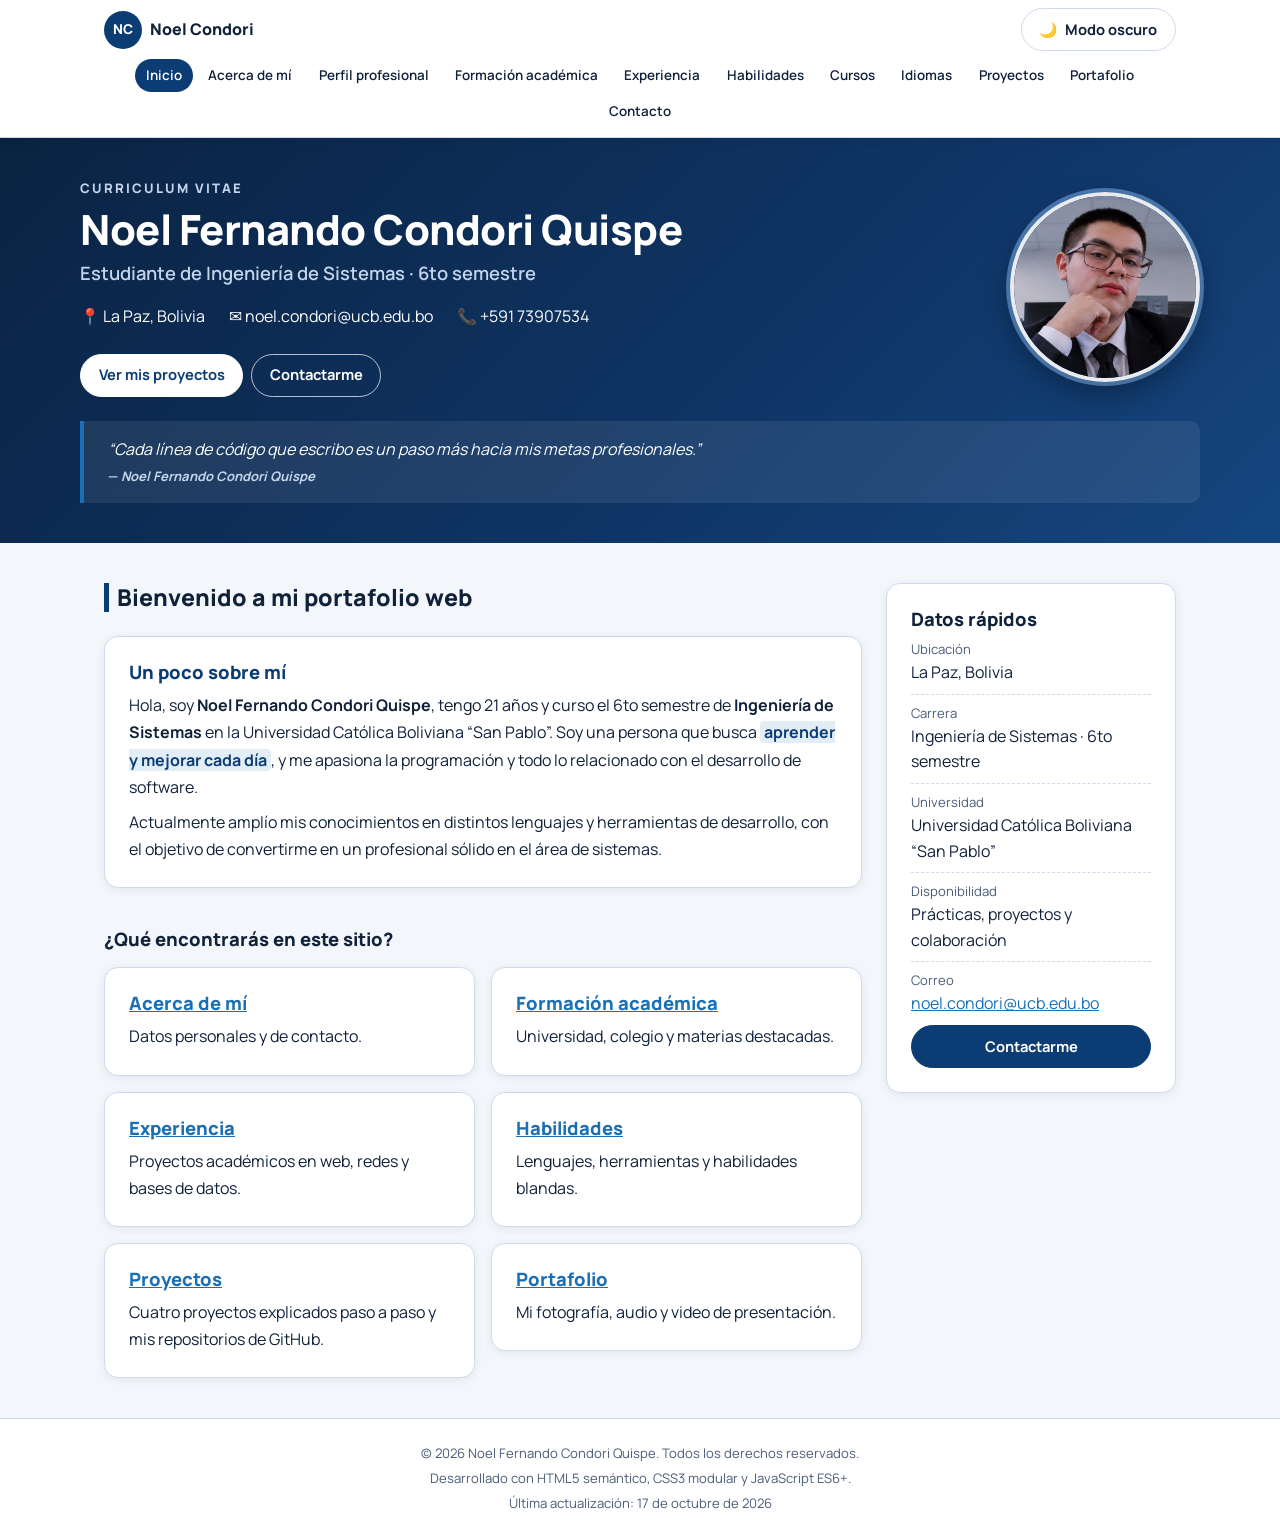
<file: index.html>
<!DOCTYPE html>
<html lang="es" data-theme="light">
<head>
    <meta charset="UTF-8">
    <meta name="viewport" content="width=device-width, initial-scale=1.0">
    <meta name="description" content="Hoja de vida y portafolio de Noel Fernando Condori Quispe, estudiante de Ingeniería de Sistemas en La Paz, Bolivia.">
    <meta name="keywords" content="Noel Condori, Ingeniería de Sistemas, Programación, La Paz, Bolivia, HTML5, CSS3, JavaScript, Hoja de Vida">
    <meta name="author" content="Noel Fernando Condori Quispe">
    <meta name="theme-color" content="#0b3c74">
    <title>Inicio | Noel Fernando Condori Quispe</title>

    <!-- Hoja de estilos principal: importa tokens, base, layout y componentes -->
    <link rel="stylesheet" href="css/styles.css">

    <!-- JavaScript modular ES6+ (los módulos se cargan diferidos automáticamente) -->
    <script type="module" src="jss/main.js"></script>
</head>

<body>
    <!-- Enlace de salto para teclado y lectores de pantalla -->
    <a href="#contenido" class="skip-link">Saltar al contenido principal</a>

    <!-- CABECERA: marca, botón de tema, menú hamburguesa y navegación -->
    <header class="site-header">
        <div class="header-bar">
            <a href="index.html" class="brand" aria-label="Ir al inicio de la hoja de vida de Noel Fernando Condori Quispe">
                <span class="brand-mark" aria-hidden="true">NC</span>
                <span class="brand-name">Noel Condori</span>
            </a>

            <div class="header-actions">
                <button id="theme-toggle" class="btn" type="button" aria-label="Cambiar a modo oscuro" aria-pressed="false">
                    <span class="theme-icon" aria-hidden="true">🌙</span>
                    <span class="theme-label">Modo oscuro</span>
                </button>

                <button id="menu-toggle" class="menu-toggle" type="button" aria-label="Abrir menú de navegación" aria-expanded="false" aria-controls="main-nav">
                    <span class="menu-toggle-bar" aria-hidden="true"></span>
                    <span class="menu-toggle-bar" aria-hidden="true"></span>
                    <span class="menu-toggle-bar" aria-hidden="true"></span>
                </button>
            </div>
        </div>

        <nav id="main-nav" class="main-nav" aria-label="Navegación principal">
            <ul>
                <li><a href="index.html" class="active" aria-current="page">Inicio</a></li>
                <li><a href="acerca_de_mi.html">Acerca de mí</a></li>
                <li><a href="perfil_profesional.html">Perfil profesional</a></li>
                <li><a href="formacion_academica.html">Formación académica</a></li>
                <li><a href="experiencia_profesional.html">Experiencia</a></li>
                <li><a href="habilidades.html">Habilidades</a></li>
                <li><a href="cursos.html">Cursos</a></li>
                <li><a href="idiomas.html">Idiomas</a></li>
                <li><a href="proyectos.html">Proyectos</a></li>
                <li><a href="portafolio.html">Portafolio</a></li>
                <li><a href="formulario.html">Contacto</a></li>
            </ul>
        </nav>
    </header>

    <!-- CONTENIDO PRINCIPAL -->
    <main id="contenido">
        <!-- Presentación: datos a la izquierda y foto redonda a la derecha -->
        <section class="hero" aria-labelledby="perfil-nombre">
            <header>
                <p class="doc-subtitle">Curriculum Vitae</p>
                <h1 id="perfil-nombre" class="profile-name">Noel Fernando Condori Quispe</h1>
                <p class="job-title">Estudiante de Ingeniería de Sistemas · 6to semestre</p>
                <address class="contact-info">
                    <ul class="contact-list">
                        <li><span aria-hidden="true">📍</span> La Paz, Bolivia</li>
                        <li><span aria-hidden="true">✉️</span> <a href="mailto:noel.condori@ucb.edu.bo">noel.condori@ucb.edu.bo</a></li>
                        <li><span aria-hidden="true">📞</span> <a href="tel:+59173907534">+591 73907534</a></li>
                    </ul>
                </address>
                <p class="hero-actions">
                    <a href="proyectos.html" class="btn btn-light">Ver mis proyectos</a>
                    <a href="formulario.html" class="btn btn-outline-light">Contactarme</a>
                </p>
            </header>

            <img src="assets/images/foto1.jpg" alt="Fotografía de Noel Fernando Condori Quispe" class="profile-img" width="190" height="190">

            <figure class="quote-box">
                <blockquote>
                    <p>“Cada línea de código que escribo es un paso más hacia mis metas profesionales.”</p>
                </blockquote>
                <figcaption>— <cite>Noel Fernando Condori Quispe</cite></figcaption>
            </figure>
        </section>

        <div class="page-layout">
            <section id="inicio" class="page-section" aria-labelledby="inicio-titulo">
                <h2 id="inicio-titulo" class="section-title">Bienvenido a mi portafolio web</h2>
                <article class="card">
                    <h3 class="card-title">Un poco sobre mí</h3>
                    <p class="card-text">
                        Hola, soy <strong>Noel Fernando Condori Quispe</strong>, tengo 21 años y curso el 6to semestre de
                        <strong>Ingeniería de Sistemas</strong> en la Universidad Católica Boliviana “San Pablo”. Soy una persona que
                        busca <mark>aprender y mejorar cada día</mark>, y me apasiona la programación y todo lo relacionado con el
                        desarrollo de software.
                    </p>
                    <p class="card-text">
                        Actualmente amplío mis conocimientos en distintos lenguajes y herramientas de desarrollo, con el objetivo de
                        convertirme en un profesional sólido en el área de sistemas.
                    </p>
                </article>

                <h3 class="subsection-title">¿Qué encontrarás en este sitio?</h3>
                <ul class="cards-grid">
                    <li>
                        <article class="card">
                            <h3 class="card-title"><a href="acerca_de_mi.html">Acerca de mí</a></h3>
                            <p class="card-text">Datos personales y de contacto.</p>
                        </article>
                    </li>
                    <li>
                        <article class="card">
                            <h3 class="card-title"><a href="formacion_academica.html">Formación académica</a></h3>
                            <p class="card-text">Universidad, colegio y materias destacadas.</p>
                        </article>
                    </li>
                    <li>
                        <article class="card">
                            <h3 class="card-title"><a href="experiencia_profesional.html">Experiencia</a></h3>
                            <p class="card-text">Proyectos académicos en web, redes y bases de datos.</p>
                        </article>
                    </li>
                    <li>
                        <article class="card">
                            <h3 class="card-title"><a href="habilidades.html">Habilidades</a></h3>
                            <p class="card-text">Lenguajes, herramientas y habilidades blandas.</p>
                        </article>
                    </li>
                    <li>
                        <article class="card">
                            <h3 class="card-title"><a href="proyectos.html">Proyectos</a></h3>
                            <p class="card-text">Cuatro proyectos explicados paso a paso y mis repositorios de GitHub.</p>
                        </article>
                    </li>
                    <li>
                        <article class="card">
                            <h3 class="card-title"><a href="portafolio.html">Portafolio</a></h3>
                            <p class="card-text">Mi fotografía, audio y video de presentación.</p>
                        </article>
                    </li>
                </ul>
            </section>

            <aside class="page-aside" aria-label="Datos rápidos de Noel Fernando Condori Quispe">
                <section class="card aside-card" aria-labelledby="aside-title">
                    <h2 id="aside-title">Datos rápidos</h2>
                    <ul class="aside-list">
                        <li><span>Ubicación</span>La Paz, Bolivia</li>
                        <li><span>Carrera</span>Ingeniería de Sistemas · 6to semestre</li>
                        <li><span>Universidad</span>Universidad Católica Boliviana “San Pablo”</li>
                        <li><span>Disponibilidad</span>Prácticas, proyectos y colaboración</li>
                        <li><span>Correo</span><a href="mailto:noel.condori@ucb.edu.bo">noel.condori@ucb.edu.bo</a></li>
                    </ul>
                    <a href="formulario.html" class="btn btn-primary">Contactarme</a>
                </section>
            </aside>
        </div>
    </main>

    <!-- PIE DE PÁGINA -->
    <footer class="site-footer">
        <p>&copy; <span id="current-year">2026</span> Noel Fernando Condori Quispe. Todos los derechos reservados.</p>
        <p>Desarrollado con HTML5 semántico, CSS3 modular y JavaScript ES6+.</p>
        <p>Última actualización: <time datetime="2026-10-17">17 de octubre de 2026</time></p>
    </footer>

</body>
</html>
</file>
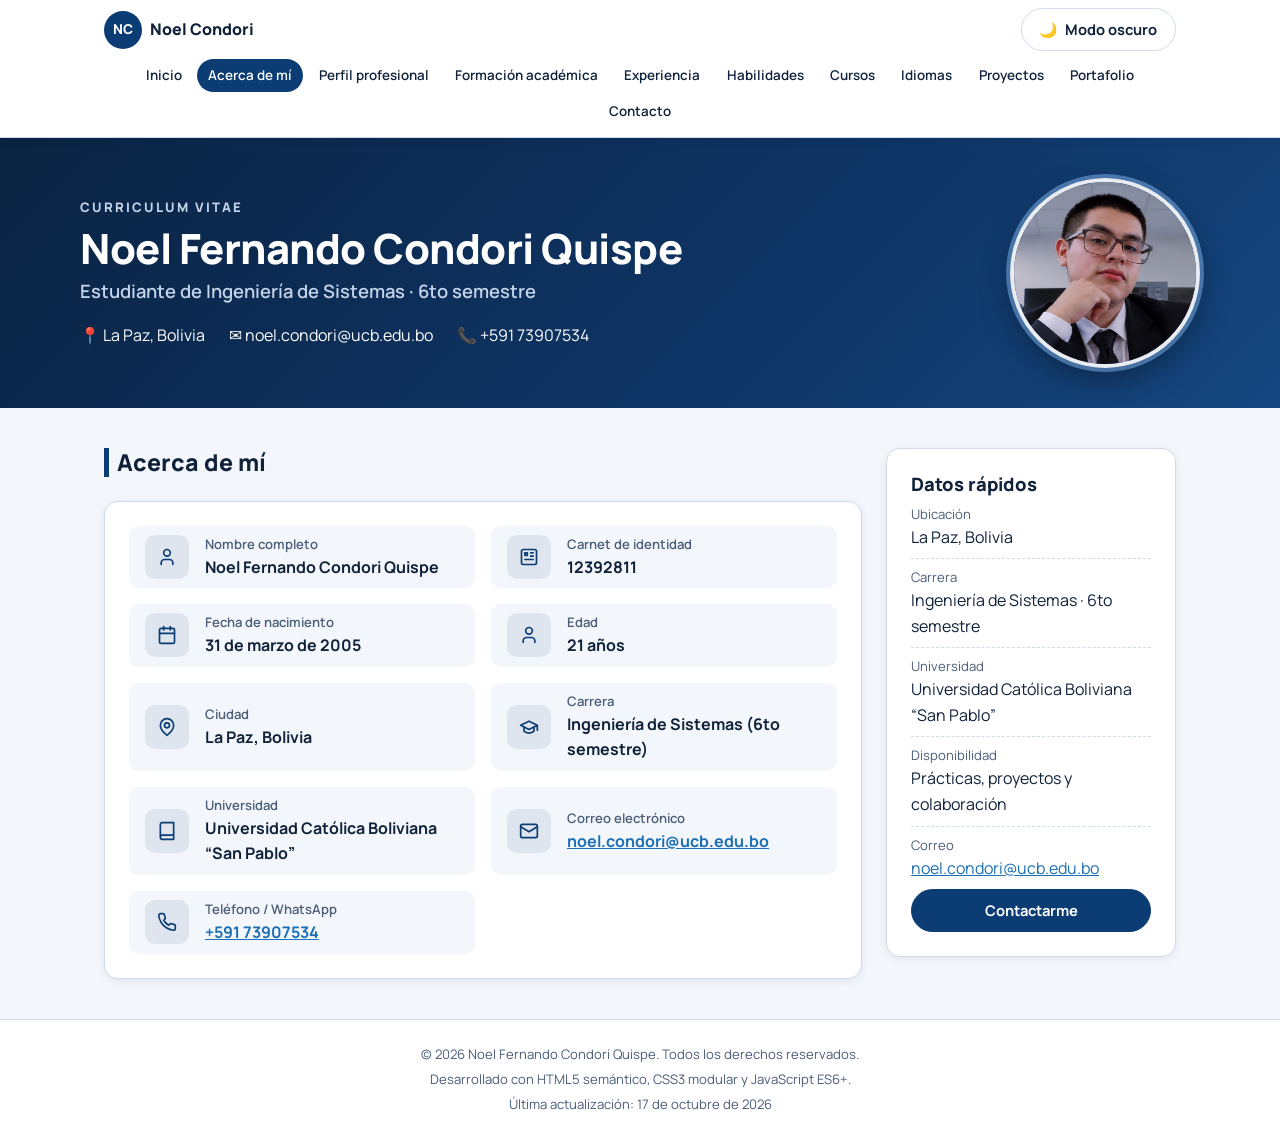
<file: acerca_de_mi.html>
<!DOCTYPE html>
<html lang="es" data-theme="light">
<head>
    <meta charset="UTF-8">
    <meta name="viewport" content="width=device-width, initial-scale=1.0">
    <meta name="description" content="Datos personales de Noel Fernando Condori Quispe, estudiante de Ingeniería de Sistemas.">
    <meta name="keywords" content="Noel Condori, Ingeniería de Sistemas, Programación, La Paz, Bolivia, HTML5, CSS3, JavaScript, Hoja de Vida">
    <meta name="author" content="Noel Fernando Condori Quispe">
    <meta name="theme-color" content="#0b3c74">
    <title>Acerca de mí | Noel Fernando Condori Quispe</title>

    <!-- Hoja de estilos principal: importa tokens, base, layout y componentes -->
    <link rel="stylesheet" href="css/styles.css">

    <!-- JavaScript modular ES6+ (los módulos se cargan diferidos automáticamente) -->
    <script type="module" src="jss/main.js"></script>
</head>

<body>
    <!-- Enlace de salto para teclado y lectores de pantalla -->
    <a href="#contenido" class="skip-link">Saltar al contenido principal</a>

    <!-- CABECERA: marca, botón de tema, menú hamburguesa y navegación -->
    <header class="site-header">
        <div class="header-bar">
            <a href="index.html" class="brand" aria-label="Ir al inicio de la hoja de vida de Noel Fernando Condori Quispe">
                <span class="brand-mark" aria-hidden="true">NC</span>
                <span class="brand-name">Noel Condori</span>
            </a>

            <div class="header-actions">
                <button id="theme-toggle" class="btn" type="button" aria-label="Cambiar a modo oscuro" aria-pressed="false">
                    <span class="theme-icon" aria-hidden="true">🌙</span>
                    <span class="theme-label">Modo oscuro</span>
                </button>

                <button id="menu-toggle" class="menu-toggle" type="button" aria-label="Abrir menú de navegación" aria-expanded="false" aria-controls="main-nav">
                    <span class="menu-toggle-bar" aria-hidden="true"></span>
                    <span class="menu-toggle-bar" aria-hidden="true"></span>
                    <span class="menu-toggle-bar" aria-hidden="true"></span>
                </button>
            </div>
        </div>

        <nav id="main-nav" class="main-nav" aria-label="Navegación principal">
            <ul>
                <li><a href="index.html">Inicio</a></li>
                <li><a href="acerca_de_mi.html" class="active" aria-current="page">Acerca de mí</a></li>
                <li><a href="perfil_profesional.html">Perfil profesional</a></li>
                <li><a href="formacion_academica.html">Formación académica</a></li>
                <li><a href="experiencia_profesional.html">Experiencia</a></li>
                <li><a href="habilidades.html">Habilidades</a></li>
                <li><a href="cursos.html">Cursos</a></li>
                <li><a href="idiomas.html">Idiomas</a></li>
                <li><a href="proyectos.html">Proyectos</a></li>
                <li><a href="portafolio.html">Portafolio</a></li>
                <li><a href="formulario.html">Contacto</a></li>
            </ul>
        </nav>
    </header>

    <!-- CONTENIDO PRINCIPAL -->
    <main id="contenido">
        <!-- Presentación: datos a la izquierda y foto redonda a la derecha -->
        <section class="hero" aria-labelledby="perfil-nombre">
            <header>
                <p class="doc-subtitle">Curriculum Vitae</p>
                <h1 id="perfil-nombre" class="profile-name">Noel Fernando Condori Quispe</h1>
                <p class="job-title">Estudiante de Ingeniería de Sistemas · 6to semestre</p>
                <address class="contact-info">
                    <ul class="contact-list">
                        <li><span aria-hidden="true">📍</span> La Paz, Bolivia</li>
                        <li><span aria-hidden="true">✉️</span> <a href="mailto:noel.condori@ucb.edu.bo">noel.condori@ucb.edu.bo</a></li>
                        <li><span aria-hidden="true">📞</span> <a href="tel:+59173907534">+591 73907534</a></li>
                    </ul>
                </address>
            </header>

            <img src="assets/images/foto1.jpg" alt="Fotografía de Noel Fernando Condori Quispe" class="profile-img" width="190" height="190">

        </section>

        <div class="page-layout">
            <section id="acerca-de-mi" class="page-section" aria-labelledby="acerca-de-mi-titulo">
                <h2 id="acerca-de-mi-titulo" class="section-title">Acerca de mí</h2>
                <article class="card" aria-label="Datos personales">
                    <ul class="info-grid">
                    <li class="info-item">
                        <span class="icon-box" aria-hidden="true"><svg xmlns="http://www.w3.org/2000/svg" width="20" height="20" viewBox="0 0 24 24" fill="none" stroke="currentColor" stroke-width="2" stroke-linecap="round" stroke-linejoin="round" aria-hidden="true" focusable="false"><path d="M19 21v-2a4 4 0 0 0-4-4H9a4 4 0 0 0-4 4v2"/><circle cx="12" cy="7" r="4"/></svg></span>
                        <p><span class="info-label">Nombre completo</span><span class="info-value">Noel Fernando Condori Quispe</span></p>
                    </li>
                    <li class="info-item">
                        <span class="icon-box" aria-hidden="true"><svg xmlns="http://www.w3.org/2000/svg" width="20" height="20" viewBox="0 0 24 24" fill="none" stroke="currentColor" stroke-width="2" stroke-linecap="round" stroke-linejoin="round" aria-hidden="true" focusable="false"><rect width="18" height="18" x="3" y="3" rx="2"/><path d="M7 7h3v3H7z"/><path d="M14 7h3"/><path d="M14 11h3"/><path d="M7 15h10"/></svg></span>
                        <p><span class="info-label">Carnet de identidad</span><span class="info-value">12392811</span></p>
                    </li>
                    <li class="info-item">
                        <span class="icon-box" aria-hidden="true"><svg xmlns="http://www.w3.org/2000/svg" width="20" height="20" viewBox="0 0 24 24" fill="none" stroke="currentColor" stroke-width="2" stroke-linecap="round" stroke-linejoin="round" aria-hidden="true" focusable="false"><rect width="18" height="18" x="3" y="4" rx="2" ry="2"/><line x1="16" x2="16" y1="2" y2="6"/><line x1="8" x2="8" y1="2" y2="6"/><line x1="3" x2="21" y1="10" y2="10"/></svg></span>
                        <p><span class="info-label">Fecha de nacimiento</span><span class="info-value"><time datetime="2005-03-31">31 de marzo de 2005</time></span></p>
                    </li>
                    <li class="info-item">
                        <span class="icon-box" aria-hidden="true"><svg xmlns="http://www.w3.org/2000/svg" width="20" height="20" viewBox="0 0 24 24" fill="none" stroke="currentColor" stroke-width="2" stroke-linecap="round" stroke-linejoin="round" aria-hidden="true" focusable="false"><path d="M19 21v-2a4 4 0 0 0-4-4H9a4 4 0 0 0-4 4v2"/><circle cx="12" cy="7" r="4"/></svg></span>
                        <p><span class="info-label">Edad</span><span class="info-value">21 años</span></p>
                    </li>
                    <li class="info-item">
                        <span class="icon-box" aria-hidden="true"><svg xmlns="http://www.w3.org/2000/svg" width="20" height="20" viewBox="0 0 24 24" fill="none" stroke="currentColor" stroke-width="2" stroke-linecap="round" stroke-linejoin="round" aria-hidden="true" focusable="false"><path d="M20 10c0 6-8 12-8 12s-8-6-8-12a8 8 0 0 1 16 0Z"/><circle cx="12" cy="10" r="3"/></svg></span>
                        <p><span class="info-label">Ciudad</span><span class="info-value">La Paz, Bolivia</span></p>
                    </li>
                    <li class="info-item">
                        <span class="icon-box" aria-hidden="true"><svg xmlns="http://www.w3.org/2000/svg" width="20" height="20" viewBox="0 0 24 24" fill="none" stroke="currentColor" stroke-width="2" stroke-linecap="round" stroke-linejoin="round" aria-hidden="true" focusable="false"><path d="M22 10v6M2 10l10-5 10 5-10 5z"/><path d="M6 12v5c3 3 9 3 12 0v-5"/></svg></span>
                        <p><span class="info-label">Carrera</span><span class="info-value">Ingeniería de Sistemas (6to semestre)</span></p>
                    </li>
                    <li class="info-item">
                        <span class="icon-box" aria-hidden="true"><svg xmlns="http://www.w3.org/2000/svg" width="20" height="20" viewBox="0 0 24 24" fill="none" stroke="currentColor" stroke-width="2" stroke-linecap="round" stroke-linejoin="round" aria-hidden="true" focusable="false"><path d="M4 19.5v-15A2.5 2.5 0 0 1 6.5 2H20v20H6.5a2.5 2.5 0 0 1 0-5H20"/></svg></span>
                        <p><span class="info-label">Universidad</span><span class="info-value">Universidad Católica Boliviana “San Pablo”</span></p>
                    </li>
                    <li class="info-item">
                        <span class="icon-box" aria-hidden="true"><svg xmlns="http://www.w3.org/2000/svg" width="20" height="20" viewBox="0 0 24 24" fill="none" stroke="currentColor" stroke-width="2" stroke-linecap="round" stroke-linejoin="round" aria-hidden="true" focusable="false"><rect width="20" height="16" x="2" y="4" rx="2"/><path d="m22 7-10 6L2 7"/></svg></span>
                        <p><span class="info-label">Correo electrónico</span><span class="info-value"><a href="mailto:noel.condori@ucb.edu.bo">noel.condori@ucb.edu.bo</a></span></p>
                    </li>
                    <li class="info-item">
                        <span class="icon-box" aria-hidden="true"><svg xmlns="http://www.w3.org/2000/svg" width="20" height="20" viewBox="0 0 24 24" fill="none" stroke="currentColor" stroke-width="2" stroke-linecap="round" stroke-linejoin="round" aria-hidden="true" focusable="false"><path d="M22 16.92v3a2 2 0 0 1-2.18 2 19.79 19.79 0 0 1-8.63-3.07 19.5 19.5 0 0 1-6-6 19.79 19.79 0 0 1-3.07-8.67A2 2 0 0 1 4.11 2h3a2 2 0 0 1 2 1.72c.12.96.36 1.9.7 2.81a2 2 0 0 1-.45 2.11L8.09 9.91a16 16 0 0 0 6 6l1.27-1.27a2 2 0 0 1 2.11-.45c.91.34 1.85.58 2.81.7A2 2 0 0 1 22 16.92z"/></svg></span>
                        <p><span class="info-label">Teléfono / WhatsApp</span><span class="info-value"><a href="tel:+59173907534">+591 73907534</a></span></p>
                    </li>
                    </ul>
                </article>
            </section>

            <aside class="page-aside" aria-label="Datos rápidos de Noel Fernando Condori Quispe">
                <section class="card aside-card" aria-labelledby="aside-title">
                    <h2 id="aside-title">Datos rápidos</h2>
                    <ul class="aside-list">
                        <li><span>Ubicación</span>La Paz, Bolivia</li>
                        <li><span>Carrera</span>Ingeniería de Sistemas · 6to semestre</li>
                        <li><span>Universidad</span>Universidad Católica Boliviana “San Pablo”</li>
                        <li><span>Disponibilidad</span>Prácticas, proyectos y colaboración</li>
                        <li><span>Correo</span><a href="mailto:noel.condori@ucb.edu.bo">noel.condori@ucb.edu.bo</a></li>
                    </ul>
                    <a href="formulario.html" class="btn btn-primary">Contactarme</a>
                </section>
            </aside>
        </div>
    </main>

    <!-- PIE DE PÁGINA -->
    <footer class="site-footer">
        <p>&copy; <span id="current-year">2026</span> Noel Fernando Condori Quispe. Todos los derechos reservados.</p>
        <p>Desarrollado con HTML5 semántico, CSS3 modular y JavaScript ES6+.</p>
        <p>Última actualización: <time datetime="2026-10-17">17 de octubre de 2026</time></p>
    </footer>

</body>
</html>
</file>
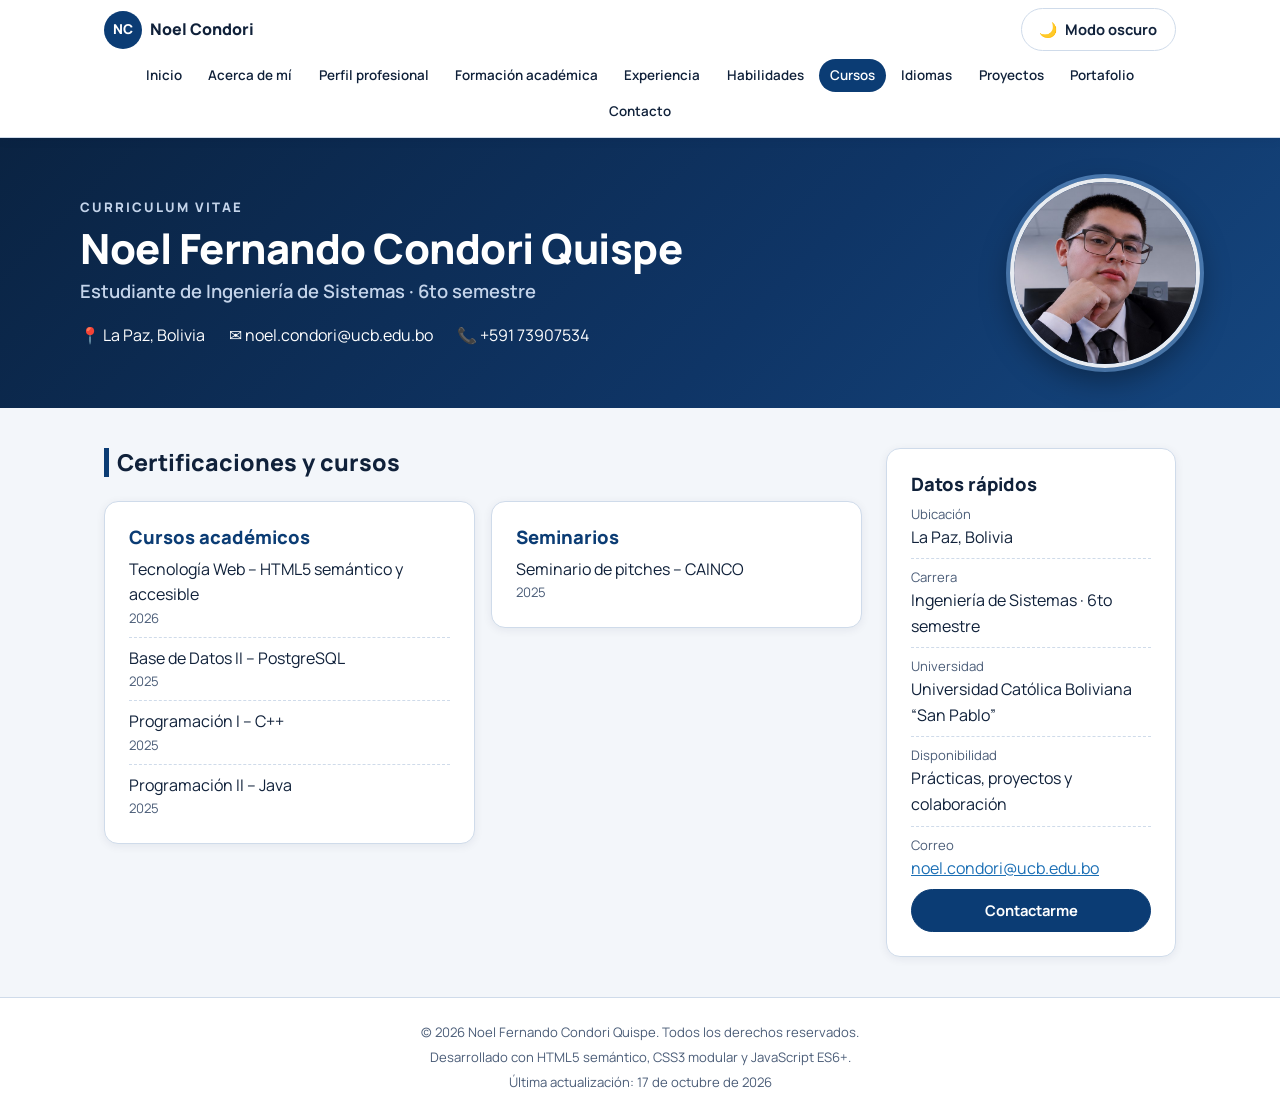
<file: cursos.html>
<!DOCTYPE html>
<html lang="es" data-theme="light">
<head>
    <meta charset="UTF-8">
    <meta name="viewport" content="width=device-width, initial-scale=1.0">
    <meta name="description" content="Certificaciones, cursos y seminarios realizados por Noel Fernando Condori Quispe.">
    <meta name="keywords" content="Noel Condori, Ingeniería de Sistemas, Programación, La Paz, Bolivia, HTML5, CSS3, JavaScript, Hoja de Vida">
    <meta name="author" content="Noel Fernando Condori Quispe">
    <meta name="theme-color" content="#0b3c74">
    <title>Cursos | Noel Fernando Condori Quispe</title>

    <!-- Hoja de estilos principal: importa tokens, base, layout y componentes -->
    <link rel="stylesheet" href="css/styles.css">

    <!-- JavaScript modular ES6+ (los módulos se cargan diferidos automáticamente) -->
    <script type="module" src="jss/main.js"></script>
</head>

<body>
    <!-- Enlace de salto para teclado y lectores de pantalla -->
    <a href="#contenido" class="skip-link">Saltar al contenido principal</a>

    <!-- CABECERA: marca, botón de tema, menú hamburguesa y navegación -->
    <header class="site-header">
        <div class="header-bar">
            <a href="index.html" class="brand" aria-label="Ir al inicio de la hoja de vida de Noel Fernando Condori Quispe">
                <span class="brand-mark" aria-hidden="true">NC</span>
                <span class="brand-name">Noel Condori</span>
            </a>

            <div class="header-actions">
                <button id="theme-toggle" class="btn" type="button" aria-label="Cambiar a modo oscuro" aria-pressed="false">
                    <span class="theme-icon" aria-hidden="true">🌙</span>
                    <span class="theme-label">Modo oscuro</span>
                </button>

                <button id="menu-toggle" class="menu-toggle" type="button" aria-label="Abrir menú de navegación" aria-expanded="false" aria-controls="main-nav">
                    <span class="menu-toggle-bar" aria-hidden="true"></span>
                    <span class="menu-toggle-bar" aria-hidden="true"></span>
                    <span class="menu-toggle-bar" aria-hidden="true"></span>
                </button>
            </div>
        </div>

        <nav id="main-nav" class="main-nav" aria-label="Navegación principal">
            <ul>
                <li><a href="index.html">Inicio</a></li>
                <li><a href="acerca_de_mi.html">Acerca de mí</a></li>
                <li><a href="perfil_profesional.html">Perfil profesional</a></li>
                <li><a href="formacion_academica.html">Formación académica</a></li>
                <li><a href="experiencia_profesional.html">Experiencia</a></li>
                <li><a href="habilidades.html">Habilidades</a></li>
                <li><a href="cursos.html" class="active" aria-current="page">Cursos</a></li>
                <li><a href="idiomas.html">Idiomas</a></li>
                <li><a href="proyectos.html">Proyectos</a></li>
                <li><a href="portafolio.html">Portafolio</a></li>
                <li><a href="formulario.html">Contacto</a></li>
            </ul>
        </nav>
    </header>

    <!-- CONTENIDO PRINCIPAL -->
    <main id="contenido">
        <!-- Presentación: datos a la izquierda y foto redonda a la derecha -->
        <section class="hero" aria-labelledby="perfil-nombre">
            <header>
                <p class="doc-subtitle">Curriculum Vitae</p>
                <h1 id="perfil-nombre" class="profile-name">Noel Fernando Condori Quispe</h1>
                <p class="job-title">Estudiante de Ingeniería de Sistemas · 6to semestre</p>
                <address class="contact-info">
                    <ul class="contact-list">
                        <li><span aria-hidden="true">📍</span> La Paz, Bolivia</li>
                        <li><span aria-hidden="true">✉️</span> <a href="mailto:noel.condori@ucb.edu.bo">noel.condori@ucb.edu.bo</a></li>
                        <li><span aria-hidden="true">📞</span> <a href="tel:+59173907534">+591 73907534</a></li>
                    </ul>
                </address>
            </header>

            <img src="assets/images/foto1.jpg" alt="Fotografía de Noel Fernando Condori Quispe" class="profile-img" width="190" height="190">

        </section>

        <div class="page-layout">
            <section id="cursos" class="page-section" aria-labelledby="cursos-titulo">
                <h2 id="cursos-titulo" class="section-title">Certificaciones y cursos</h2>
                <ul class="cards-grid">
                    <li>
                        <article class="card">
                            <h3 class="card-title">Cursos académicos</h3>
                            <ul class="aside-list">
                                <li>Tecnología Web &ndash; HTML5 semántico y accesible <span><time datetime="2026">2026</time></span></li>
                                <li>Base de Datos II &ndash; PostgreSQL <span><time datetime="2025">2025</time></span></li>
                                <li>Programación I &ndash; C++ <span><time datetime="2025">2025</time></span></li>
                                <li>Programación II &ndash; Java <span><time datetime="2025">2025</time></span></li>
                            </ul>
                        </article>
                    </li>
                    <li>
                        <article class="card">
                            <h3 class="card-title">Seminarios</h3>
                            <ul class="aside-list">
                                <li>Seminario de pitches &ndash; CAINCO <span><time datetime="2025">2025</time></span></li>
                            </ul>
                        </article>
                    </li>
                </ul>
            </section>

            <aside class="page-aside" aria-label="Datos rápidos de Noel Fernando Condori Quispe">
                <section class="card aside-card" aria-labelledby="aside-title">
                    <h2 id="aside-title">Datos rápidos</h2>
                    <ul class="aside-list">
                        <li><span>Ubicación</span>La Paz, Bolivia</li>
                        <li><span>Carrera</span>Ingeniería de Sistemas · 6to semestre</li>
                        <li><span>Universidad</span>Universidad Católica Boliviana “San Pablo”</li>
                        <li><span>Disponibilidad</span>Prácticas, proyectos y colaboración</li>
                        <li><span>Correo</span><a href="mailto:noel.condori@ucb.edu.bo">noel.condori@ucb.edu.bo</a></li>
                    </ul>
                    <a href="formulario.html" class="btn btn-primary">Contactarme</a>
                </section>
            </aside>
        </div>
    </main>

    <!-- PIE DE PÁGINA -->
    <footer class="site-footer">
        <p>&copy; <span id="current-year">2026</span> Noel Fernando Condori Quispe. Todos los derechos reservados.</p>
        <p>Desarrollado con HTML5 semántico, CSS3 modular y JavaScript ES6+.</p>
        <p>Última actualización: <time datetime="2026-10-17">17 de octubre de 2026</time></p>
    </footer>

</body>
</html>
</file>
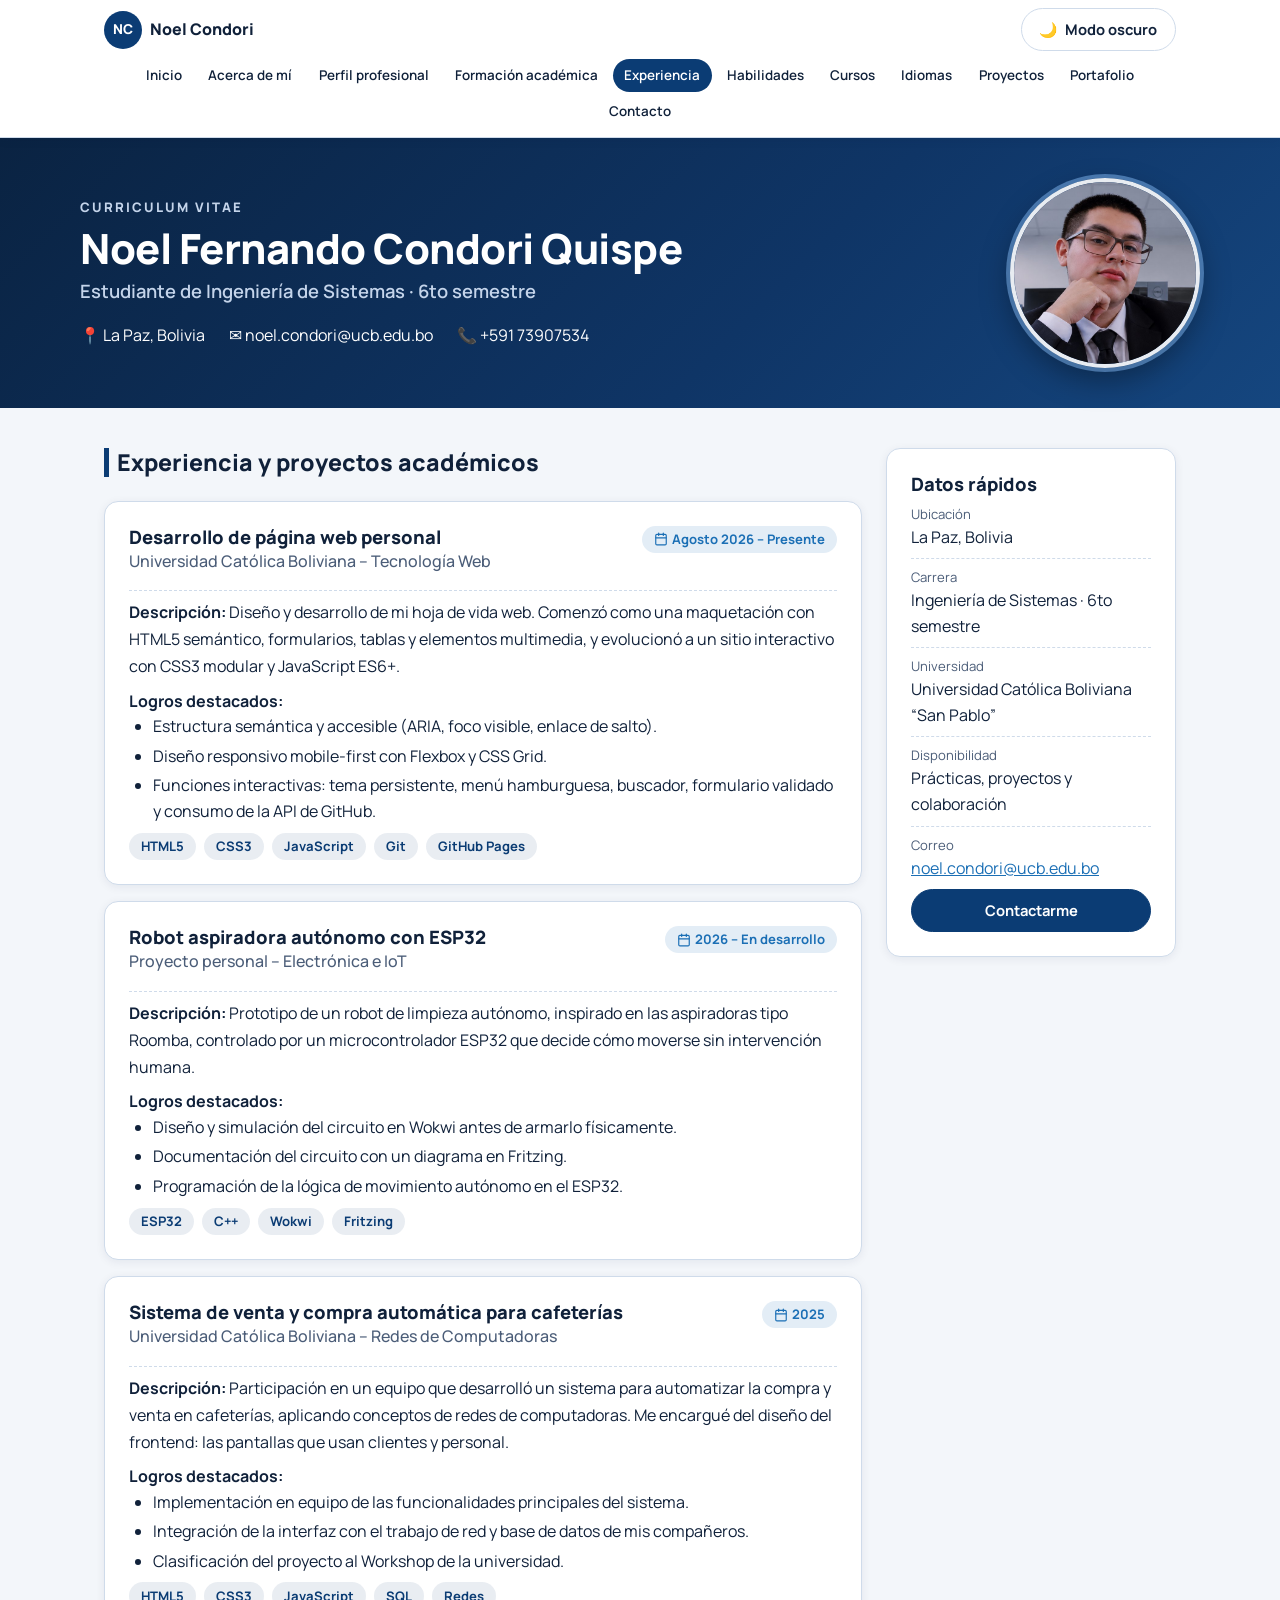
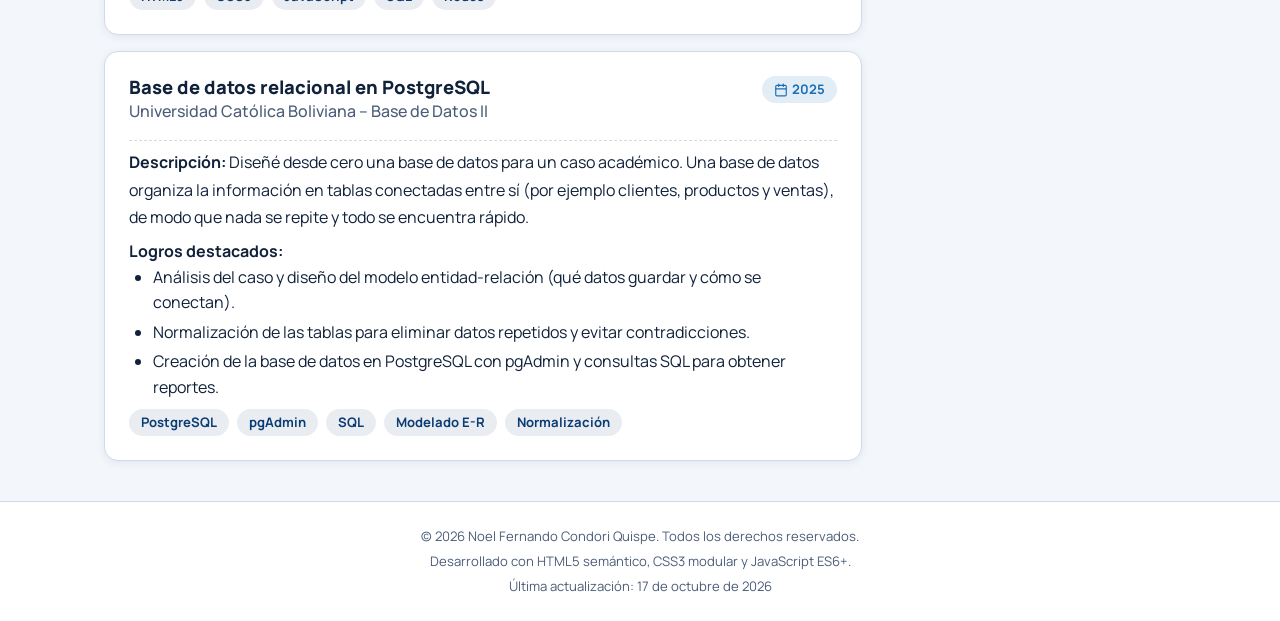
<file: experiencia_profesional.html>
<!DOCTYPE html>
<html lang="es" data-theme="light">
<head>
    <meta charset="UTF-8">
    <meta name="viewport" content="width=device-width, initial-scale=1.0">
    <meta name="description" content="Experiencia y proyectos académicos de Noel Fernando Condori Quispe en desarrollo web, redes y bases de datos.">
    <meta name="keywords" content="Noel Condori, Ingeniería de Sistemas, Programación, La Paz, Bolivia, HTML5, CSS3, JavaScript, Hoja de Vida">
    <meta name="author" content="Noel Fernando Condori Quispe">
    <meta name="theme-color" content="#0b3c74">
    <title>Experiencia | Noel Fernando Condori Quispe</title>

    <!-- Hoja de estilos principal: importa tokens, base, layout y componentes -->
    <link rel="stylesheet" href="css/styles.css">

    <!-- JavaScript modular ES6+ (los módulos se cargan diferidos automáticamente) -->
    <script type="module" src="jss/main.js"></script>
</head>

<body>
    <!-- Enlace de salto para teclado y lectores de pantalla -->
    <a href="#contenido" class="skip-link">Saltar al contenido principal</a>

    <!-- CABECERA: marca, botón de tema, menú hamburguesa y navegación -->
    <header class="site-header">
        <div class="header-bar">
            <a href="index.html" class="brand" aria-label="Ir al inicio de la hoja de vida de Noel Fernando Condori Quispe">
                <span class="brand-mark" aria-hidden="true">NC</span>
                <span class="brand-name">Noel Condori</span>
            </a>

            <div class="header-actions">
                <button id="theme-toggle" class="btn" type="button" aria-label="Cambiar a modo oscuro" aria-pressed="false">
                    <span class="theme-icon" aria-hidden="true">🌙</span>
                    <span class="theme-label">Modo oscuro</span>
                </button>

                <button id="menu-toggle" class="menu-toggle" type="button" aria-label="Abrir menú de navegación" aria-expanded="false" aria-controls="main-nav">
                    <span class="menu-toggle-bar" aria-hidden="true"></span>
                    <span class="menu-toggle-bar" aria-hidden="true"></span>
                    <span class="menu-toggle-bar" aria-hidden="true"></span>
                </button>
            </div>
        </div>

        <nav id="main-nav" class="main-nav" aria-label="Navegación principal">
            <ul>
                <li><a href="index.html">Inicio</a></li>
                <li><a href="acerca_de_mi.html">Acerca de mí</a></li>
                <li><a href="perfil_profesional.html">Perfil profesional</a></li>
                <li><a href="formacion_academica.html">Formación académica</a></li>
                <li><a href="experiencia_profesional.html" class="active" aria-current="page">Experiencia</a></li>
                <li><a href="habilidades.html">Habilidades</a></li>
                <li><a href="cursos.html">Cursos</a></li>
                <li><a href="idiomas.html">Idiomas</a></li>
                <li><a href="proyectos.html">Proyectos</a></li>
                <li><a href="portafolio.html">Portafolio</a></li>
                <li><a href="formulario.html">Contacto</a></li>
            </ul>
        </nav>
    </header>

    <!-- CONTENIDO PRINCIPAL -->
    <main id="contenido">
        <!-- Presentación: datos a la izquierda y foto redonda a la derecha -->
        <section class="hero" aria-labelledby="perfil-nombre">
            <header>
                <p class="doc-subtitle">Curriculum Vitae</p>
                <h1 id="perfil-nombre" class="profile-name">Noel Fernando Condori Quispe</h1>
                <p class="job-title">Estudiante de Ingeniería de Sistemas · 6to semestre</p>
                <address class="contact-info">
                    <ul class="contact-list">
                        <li><span aria-hidden="true">📍</span> La Paz, Bolivia</li>
                        <li><span aria-hidden="true">✉️</span> <a href="mailto:noel.condori@ucb.edu.bo">noel.condori@ucb.edu.bo</a></li>
                        <li><span aria-hidden="true">📞</span> <a href="tel:+59173907534">+591 73907534</a></li>
                    </ul>
                </address>
            </header>

            <img src="assets/images/foto1.jpg" alt="Fotografía de Noel Fernando Condori Quispe" class="profile-img" width="190" height="190">

        </section>

        <div class="page-layout">
            <section id="experiencia" class="page-section" aria-labelledby="experiencia-titulo">
                <h2 id="experiencia-titulo" class="section-title">Experiencia y proyectos académicos</h2>
                <div class="stack">
                    <article class="card experience-card">
                        <header class="experience-header">
                            <hgroup>
                                <h3>Desarrollo de página web personal</h3>
                                <p class="institution">Universidad Católica Boliviana &ndash; Tecnología Web</p>
                            </hgroup>
                            <span class="badge"><svg xmlns="http://www.w3.org/2000/svg" width="14" height="14" viewBox="0 0 24 24" fill="none" stroke="currentColor" stroke-width="2" stroke-linecap="round" stroke-linejoin="round" aria-hidden="true" focusable="false"><rect width="18" height="18" x="3" y="4" rx="2" ry="2"/><line x1="16" x2="16" y1="2" y2="6"/><line x1="8" x2="8" y1="2" y2="6"/><line x1="3" x2="21" y1="10" y2="10"/></svg> <time datetime="2026-08">Agosto 2026 &ndash; Presente</time></span>
                        </header>
                        <p class="card-text"><strong>Descripción:</strong> Diseño y desarrollo de mi hoja de vida web. Comenzó como una maquetación con HTML5 semántico, formularios, tablas y elementos multimedia, y evolucionó a un sitio interactivo con CSS3 modular y JavaScript ES6+.</p>
                        <section aria-label="Logros de Desarrollo de página web personal">
                            <p><strong>Logros destacados:</strong></p>
                            <ul class="bullet-list">
                                <li>Estructura semántica y accesible (ARIA, foco visible, enlace de salto).</li>
                                <li>Diseño responsivo mobile-first con Flexbox y CSS Grid.</li>
                                <li>Funciones interactivas: tema persistente, menú hamburguesa, buscador, formulario validado y consumo de la API de GitHub.</li>
                            </ul>
                        </section>
                        <footer>
                            <ul class="tech-tags" aria-label="Tecnologías utilizadas">
                                <li>HTML5</li>
                                <li>CSS3</li>
                                <li>JavaScript</li>
                                <li>Git</li>
                                <li>GitHub Pages</li>
                            </ul>
                        </footer>
                    </article>

                    <article class="card experience-card">
                        <header class="experience-header">
                            <hgroup>
                                <h3>Robot aspiradora autónomo con ESP32</h3>
                                <p class="institution">Proyecto personal &ndash; Electrónica e IoT</p>
                            </hgroup>
                            <span class="badge"><svg xmlns="http://www.w3.org/2000/svg" width="14" height="14" viewBox="0 0 24 24" fill="none" stroke="currentColor" stroke-width="2" stroke-linecap="round" stroke-linejoin="round" aria-hidden="true" focusable="false"><rect width="18" height="18" x="3" y="4" rx="2" ry="2"/><line x1="16" x2="16" y1="2" y2="6"/><line x1="8" x2="8" y1="2" y2="6"/><line x1="3" x2="21" y1="10" y2="10"/></svg> <time datetime="2026">2026 &ndash; En desarrollo</time></span>
                        </header>
                        <p class="card-text"><strong>Descripción:</strong> Prototipo de un robot de limpieza autónomo, inspirado en las aspiradoras tipo Roomba, controlado por un microcontrolador ESP32 que decide cómo moverse sin intervención humana.</p>
                        <section aria-label="Logros de Robot aspiradora autónomo con ESP32">
                            <p><strong>Logros destacados:</strong></p>
                            <ul class="bullet-list">
                                <li>Diseño y simulación del circuito en Wokwi antes de armarlo físicamente.</li>
                                <li>Documentación del circuito con un diagrama en Fritzing.</li>
                                <li>Programación de la lógica de movimiento autónomo en el ESP32.</li>
                            </ul>
                        </section>
                        <footer>
                            <ul class="tech-tags" aria-label="Tecnologías utilizadas">
                                <li>ESP32</li>
                                <li>C++</li>
                                <li>Wokwi</li>
                                <li>Fritzing</li>
                            </ul>
                        </footer>
                    </article>

                    <article class="card experience-card">
                        <header class="experience-header">
                            <hgroup>
                                <h3>Sistema de venta y compra automática para cafeterías</h3>
                                <p class="institution">Universidad Católica Boliviana &ndash; Redes de Computadoras</p>
                            </hgroup>
                            <span class="badge"><svg xmlns="http://www.w3.org/2000/svg" width="14" height="14" viewBox="0 0 24 24" fill="none" stroke="currentColor" stroke-width="2" stroke-linecap="round" stroke-linejoin="round" aria-hidden="true" focusable="false"><rect width="18" height="18" x="3" y="4" rx="2" ry="2"/><line x1="16" x2="16" y1="2" y2="6"/><line x1="8" x2="8" y1="2" y2="6"/><line x1="3" x2="21" y1="10" y2="10"/></svg> <time datetime="2025">2025</time></span>
                        </header>
                        <p class="card-text"><strong>Descripción:</strong> Participación en un equipo que desarrolló un sistema para automatizar la compra y venta en cafeterías, aplicando conceptos de redes de computadoras. Me encargué del diseño del frontend: las pantallas que usan clientes y personal.</p>
                        <section aria-label="Logros de Sistema de venta y compra automática para cafeterías">
                            <p><strong>Logros destacados:</strong></p>
                            <ul class="bullet-list">
                                <li>Implementación en equipo de las funcionalidades principales del sistema.</li>
                                <li>Integración de la interfaz con el trabajo de red y base de datos de mis compañeros.</li>
                                <li>Clasificación del proyecto al Workshop de la universidad.</li>
                            </ul>
                        </section>
                        <footer>
                            <ul class="tech-tags" aria-label="Tecnologías utilizadas">
                                <li>HTML5</li>
                                <li>CSS3</li>
                                <li>JavaScript</li>
                                <li>SQL</li>
                                <li>Redes</li>
                            </ul>
                        </footer>
                    </article>

                    <article class="card experience-card">
                        <header class="experience-header">
                            <hgroup>
                                <h3>Base de datos relacional en PostgreSQL</h3>
                                <p class="institution">Universidad Católica Boliviana &ndash; Base de Datos II</p>
                            </hgroup>
                            <span class="badge"><svg xmlns="http://www.w3.org/2000/svg" width="14" height="14" viewBox="0 0 24 24" fill="none" stroke="currentColor" stroke-width="2" stroke-linecap="round" stroke-linejoin="round" aria-hidden="true" focusable="false"><rect width="18" height="18" x="3" y="4" rx="2" ry="2"/><line x1="16" x2="16" y1="2" y2="6"/><line x1="8" x2="8" y1="2" y2="6"/><line x1="3" x2="21" y1="10" y2="10"/></svg> <time datetime="2025">2025</time></span>
                        </header>
                        <p class="card-text"><strong>Descripción:</strong> Diseñé desde cero una base de datos para un caso académico. Una base de datos organiza la información en tablas conectadas entre sí (por ejemplo clientes, productos y ventas), de modo que nada se repite y todo se encuentra rápido.</p>
                        <section aria-label="Logros de Base de datos relacional en PostgreSQL">
                            <p><strong>Logros destacados:</strong></p>
                            <ul class="bullet-list">
                                <li>Análisis del caso y diseño del modelo entidad-relación (qué datos guardar y cómo se conectan).</li>
                                <li>Normalización de las tablas para eliminar datos repetidos y evitar contradicciones.</li>
                                <li>Creación de la base de datos en PostgreSQL con pgAdmin y consultas SQL para obtener reportes.</li>
                            </ul>
                        </section>
                        <footer>
                            <ul class="tech-tags" aria-label="Tecnologías utilizadas">
                                <li>PostgreSQL</li>
                                <li>pgAdmin</li>
                                <li>SQL</li>
                                <li>Modelado E-R</li>
                                <li>Normalización</li>
                            </ul>
                        </footer>
                    </article>
                </div>
            </section>

            <aside class="page-aside" aria-label="Datos rápidos de Noel Fernando Condori Quispe">
                <section class="card aside-card" aria-labelledby="aside-title">
                    <h2 id="aside-title">Datos rápidos</h2>
                    <ul class="aside-list">
                        <li><span>Ubicación</span>La Paz, Bolivia</li>
                        <li><span>Carrera</span>Ingeniería de Sistemas · 6to semestre</li>
                        <li><span>Universidad</span>Universidad Católica Boliviana “San Pablo”</li>
                        <li><span>Disponibilidad</span>Prácticas, proyectos y colaboración</li>
                        <li><span>Correo</span><a href="mailto:noel.condori@ucb.edu.bo">noel.condori@ucb.edu.bo</a></li>
                    </ul>
                    <a href="formulario.html" class="btn btn-primary">Contactarme</a>
                </section>
            </aside>
        </div>
    </main>

    <!-- PIE DE PÁGINA -->
    <footer class="site-footer">
        <p>&copy; <span id="current-year">2026</span> Noel Fernando Condori Quispe. Todos los derechos reservados.</p>
        <p>Desarrollado con HTML5 semántico, CSS3 modular y JavaScript ES6+.</p>
        <p>Última actualización: <time datetime="2026-10-17">17 de octubre de 2026</time></p>
    </footer>

</body>
</html>
</file>
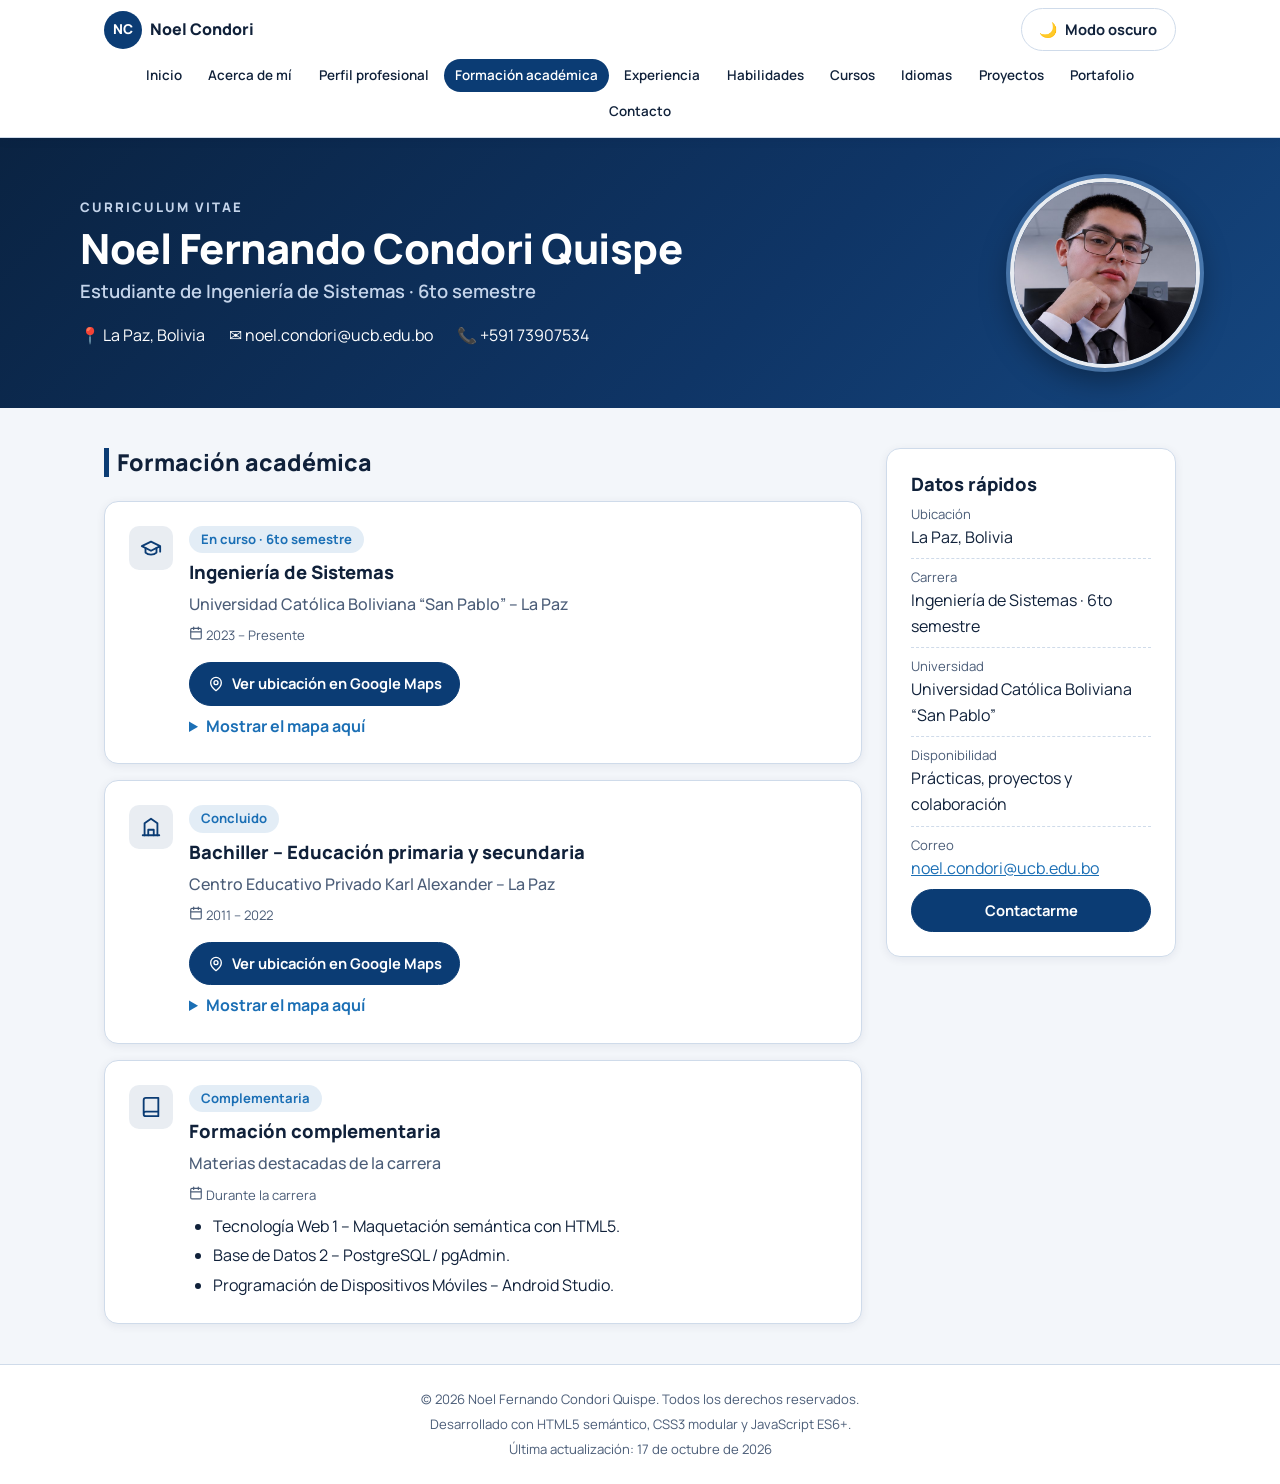
<file: formacion_academica.html>
<!DOCTYPE html>
<html lang="es" data-theme="light">
<head>
    <meta charset="UTF-8">
    <meta name="viewport" content="width=device-width, initial-scale=1.0">
    <meta name="description" content="Formación académica de Noel Fernando Condori Quispe: Universidad Católica Boliviana y Centro Educativo Privado Karl Alexander.">
    <meta name="keywords" content="Noel Condori, Ingeniería de Sistemas, Programación, La Paz, Bolivia, HTML5, CSS3, JavaScript, Hoja de Vida">
    <meta name="author" content="Noel Fernando Condori Quispe">
    <meta name="theme-color" content="#0b3c74">
    <title>Formación académica | Noel Fernando Condori Quispe</title>

    <!-- Hoja de estilos principal: importa tokens, base, layout y componentes -->
    <link rel="stylesheet" href="css/styles.css">

    <!-- JavaScript modular ES6+ (los módulos se cargan diferidos automáticamente) -->
    <script type="module" src="jss/main.js"></script>
</head>

<body>
    <!-- Enlace de salto para teclado y lectores de pantalla -->
    <a href="#contenido" class="skip-link">Saltar al contenido principal</a>

    <!-- CABECERA: marca, botón de tema, menú hamburguesa y navegación -->
    <header class="site-header">
        <div class="header-bar">
            <a href="index.html" class="brand" aria-label="Ir al inicio de la hoja de vida de Noel Fernando Condori Quispe">
                <span class="brand-mark" aria-hidden="true">NC</span>
                <span class="brand-name">Noel Condori</span>
            </a>

            <div class="header-actions">
                <button id="theme-toggle" class="btn" type="button" aria-label="Cambiar a modo oscuro" aria-pressed="false">
                    <span class="theme-icon" aria-hidden="true">🌙</span>
                    <span class="theme-label">Modo oscuro</span>
                </button>

                <button id="menu-toggle" class="menu-toggle" type="button" aria-label="Abrir menú de navegación" aria-expanded="false" aria-controls="main-nav">
                    <span class="menu-toggle-bar" aria-hidden="true"></span>
                    <span class="menu-toggle-bar" aria-hidden="true"></span>
                    <span class="menu-toggle-bar" aria-hidden="true"></span>
                </button>
            </div>
        </div>

        <nav id="main-nav" class="main-nav" aria-label="Navegación principal">
            <ul>
                <li><a href="index.html">Inicio</a></li>
                <li><a href="acerca_de_mi.html">Acerca de mí</a></li>
                <li><a href="perfil_profesional.html">Perfil profesional</a></li>
                <li><a href="formacion_academica.html" class="active" aria-current="page">Formación académica</a></li>
                <li><a href="experiencia_profesional.html">Experiencia</a></li>
                <li><a href="habilidades.html">Habilidades</a></li>
                <li><a href="cursos.html">Cursos</a></li>
                <li><a href="idiomas.html">Idiomas</a></li>
                <li><a href="proyectos.html">Proyectos</a></li>
                <li><a href="portafolio.html">Portafolio</a></li>
                <li><a href="formulario.html">Contacto</a></li>
            </ul>
        </nav>
    </header>

    <!-- CONTENIDO PRINCIPAL -->
    <main id="contenido">
        <!-- Presentación: datos a la izquierda y foto redonda a la derecha -->
        <section class="hero" aria-labelledby="perfil-nombre">
            <header>
                <p class="doc-subtitle">Curriculum Vitae</p>
                <h1 id="perfil-nombre" class="profile-name">Noel Fernando Condori Quispe</h1>
                <p class="job-title">Estudiante de Ingeniería de Sistemas · 6to semestre</p>
                <address class="contact-info">
                    <ul class="contact-list">
                        <li><span aria-hidden="true">📍</span> La Paz, Bolivia</li>
                        <li><span aria-hidden="true">✉️</span> <a href="mailto:noel.condori@ucb.edu.bo">noel.condori@ucb.edu.bo</a></li>
                        <li><span aria-hidden="true">📞</span> <a href="tel:+59173907534">+591 73907534</a></li>
                    </ul>
                </address>
            </header>

            <img src="assets/images/foto1.jpg" alt="Fotografía de Noel Fernando Condori Quispe" class="profile-img" width="190" height="190">

        </section>

        <div class="page-layout">
            <section id="formacion-academica" class="page-section" aria-labelledby="formacion-academica-titulo">
                <h2 id="formacion-academica-titulo" class="section-title">Formación académica</h2>
                <div class="stack">
                    <article class="card timeline-card">
                        <span class="icon-box" aria-hidden="true"><svg xmlns="http://www.w3.org/2000/svg" width="22" height="22" viewBox="0 0 24 24" fill="none" stroke="currentColor" stroke-width="2" stroke-linecap="round" stroke-linejoin="round" aria-hidden="true" focusable="false"><path d="M22 10v6M2 10l10-5 10 5-10 5z"/><path d="M6 12v5c3 3 9 3 12 0v-5"/></svg></span>
                        <section class="timeline-body" aria-label="Ingeniería de Sistemas">
                            <span class="badge">En curso · 6to semestre</span>
                            <h3>Ingeniería de Sistemas</h3>
                            <p class="institution">Universidad Católica Boliviana “San Pablo” &ndash; La Paz</p>
                            <p class="text-muted"><svg xmlns="http://www.w3.org/2000/svg" width="14" height="14" viewBox="0 0 24 24" fill="none" stroke="currentColor" stroke-width="2" stroke-linecap="round" stroke-linejoin="round" aria-hidden="true" focusable="false"><rect width="18" height="18" x="3" y="4" rx="2" ry="2"/><line x1="16" x2="16" y1="2" y2="6"/><line x1="8" x2="8" y1="2" y2="6"/><line x1="3" x2="21" y1="10" y2="10"/></svg> <time datetime="2023">2023</time> &ndash; Presente</p>
                            <p class="map-actions">
                                <a href="https://www.google.com/maps/search/?api=1&amp;query=Universidad+Cat%C3%B3lica+Boliviana+San+Pablo%2C+La+Paz%2C+Bolivia" class="btn btn-primary" target="_blank" rel="noopener noreferrer" aria-label="Ver la ubicación de la Universidad Católica Boliviana “San Pablo” en Google Maps (se abre en una pestaña nueva)">
                                    <svg xmlns="http://www.w3.org/2000/svg" width="16" height="16" viewBox="0 0 24 24" fill="none" stroke="currentColor" stroke-width="2" stroke-linecap="round" stroke-linejoin="round" aria-hidden="true" focusable="false"><path d="M20 10c0 6-8 12-8 12s-8-6-8-12a8 8 0 0 1 16 0Z"/><circle cx="12" cy="10" r="3"/></svg> Ver ubicación en Google Maps
                                </a>
                            </p>
                            <details class="map-details">
                                <summary>Mostrar el mapa aquí</summary>
                                <iframe class="map-frame" src="https://maps.google.com/maps?q=Universidad+Cat%C3%B3lica+Boliviana+San+Pablo%2C+La+Paz%2C+Bolivia&amp;z=16&amp;output=embed" title="Mapa de ubicación de la Universidad Católica Boliviana “San Pablo”" loading="lazy" referrerpolicy="no-referrer-when-downgrade" allowfullscreen></iframe>
                            </details>
                        </section>
                    </article>

                    <article class="card timeline-card">
                        <span class="icon-box" aria-hidden="true"><svg xmlns="http://www.w3.org/2000/svg" width="22" height="22" viewBox="0 0 24 24" fill="none" stroke="currentColor" stroke-width="2" stroke-linecap="round" stroke-linejoin="round" aria-hidden="true" focusable="false"><path d="M3 21h18"/><path d="M5 21V8l7-5 7 5v13"/><path d="M9 21v-6h6v6"/></svg></span>
                        <section class="timeline-body" aria-label="Bachiller &ndash; Educación primaria y secundaria">
                            <span class="badge">Concluido</span>
                            <h3>Bachiller &ndash; Educación primaria y secundaria</h3>
                            <p class="institution">Centro Educativo Privado Karl Alexander &ndash; La Paz</p>
                            <p class="text-muted"><svg xmlns="http://www.w3.org/2000/svg" width="14" height="14" viewBox="0 0 24 24" fill="none" stroke="currentColor" stroke-width="2" stroke-linecap="round" stroke-linejoin="round" aria-hidden="true" focusable="false"><rect width="18" height="18" x="3" y="4" rx="2" ry="2"/><line x1="16" x2="16" y1="2" y2="6"/><line x1="8" x2="8" y1="2" y2="6"/><line x1="3" x2="21" y1="10" y2="10"/></svg> <time datetime="2011">2011</time> &ndash; <time datetime="2022">2022</time></p>
                            <p class="map-actions">
                                <a href="https://www.google.com/maps/search/?api=1&amp;query=Centro+Educativo+Privado+Karl+Alexander%2C+La+Paz%2C+Bolivia" class="btn btn-primary" target="_blank" rel="noopener noreferrer" aria-label="Ver la ubicación del Centro Educativo Privado Karl Alexander en Google Maps (se abre en una pestaña nueva)">
                                    <svg xmlns="http://www.w3.org/2000/svg" width="16" height="16" viewBox="0 0 24 24" fill="none" stroke="currentColor" stroke-width="2" stroke-linecap="round" stroke-linejoin="round" aria-hidden="true" focusable="false"><path d="M20 10c0 6-8 12-8 12s-8-6-8-12a8 8 0 0 1 16 0Z"/><circle cx="12" cy="10" r="3"/></svg> Ver ubicación en Google Maps
                                </a>
                            </p>
                            <details class="map-details">
                                <summary>Mostrar el mapa aquí</summary>
                                <iframe class="map-frame" src="https://maps.google.com/maps?q=Centro+Educativo+Privado+Karl+Alexander%2C+La+Paz%2C+Bolivia&amp;z=16&amp;output=embed" title="Mapa de ubicación del Centro Educativo Privado Karl Alexander" loading="lazy" referrerpolicy="no-referrer-when-downgrade" allowfullscreen></iframe>
                            </details>
                        </section>
                    </article>

                    <article class="card timeline-card">
                        <span class="icon-box" aria-hidden="true"><svg xmlns="http://www.w3.org/2000/svg" width="22" height="22" viewBox="0 0 24 24" fill="none" stroke="currentColor" stroke-width="2" stroke-linecap="round" stroke-linejoin="round" aria-hidden="true" focusable="false"><path d="M4 19.5v-15A2.5 2.5 0 0 1 6.5 2H20v20H6.5a2.5 2.5 0 0 1 0-5H20"/></svg></span>
                        <section class="timeline-body" aria-label="Formación complementaria">
                            <span class="badge">Complementaria</span>
                            <h3>Formación complementaria</h3>
                            <p class="institution">Materias destacadas de la carrera</p>
                            <p class="text-muted"><svg xmlns="http://www.w3.org/2000/svg" width="14" height="14" viewBox="0 0 24 24" fill="none" stroke="currentColor" stroke-width="2" stroke-linecap="round" stroke-linejoin="round" aria-hidden="true" focusable="false"><rect width="18" height="18" x="3" y="4" rx="2" ry="2"/><line x1="16" x2="16" y1="2" y2="6"/><line x1="8" x2="8" y1="2" y2="6"/><line x1="3" x2="21" y1="10" y2="10"/></svg> Durante la carrera</p>
                            <ul class="bullet-list">
                                <li>Tecnología Web 1 &ndash; Maquetación semántica con HTML5.</li>
                                <li>Base de Datos 2 &ndash; PostgreSQL / pgAdmin.</li>
                                <li>Programación de Dispositivos Móviles &ndash; Android Studio.</li>
                            </ul>
                        </section>
                    </article>
                </div>
            </section>

            <aside class="page-aside" aria-label="Datos rápidos de Noel Fernando Condori Quispe">
                <section class="card aside-card" aria-labelledby="aside-title">
                    <h2 id="aside-title">Datos rápidos</h2>
                    <ul class="aside-list">
                        <li><span>Ubicación</span>La Paz, Bolivia</li>
                        <li><span>Carrera</span>Ingeniería de Sistemas · 6to semestre</li>
                        <li><span>Universidad</span>Universidad Católica Boliviana “San Pablo”</li>
                        <li><span>Disponibilidad</span>Prácticas, proyectos y colaboración</li>
                        <li><span>Correo</span><a href="mailto:noel.condori@ucb.edu.bo">noel.condori@ucb.edu.bo</a></li>
                    </ul>
                    <a href="formulario.html" class="btn btn-primary">Contactarme</a>
                </section>
            </aside>
        </div>
    </main>

    <!-- PIE DE PÁGINA -->
    <footer class="site-footer">
        <p>&copy; <span id="current-year">2026</span> Noel Fernando Condori Quispe. Todos los derechos reservados.</p>
        <p>Desarrollado con HTML5 semántico, CSS3 modular y JavaScript ES6+.</p>
        <p>Última actualización: <time datetime="2026-10-17">17 de octubre de 2026</time></p>
    </footer>

</body>
</html>
</file>
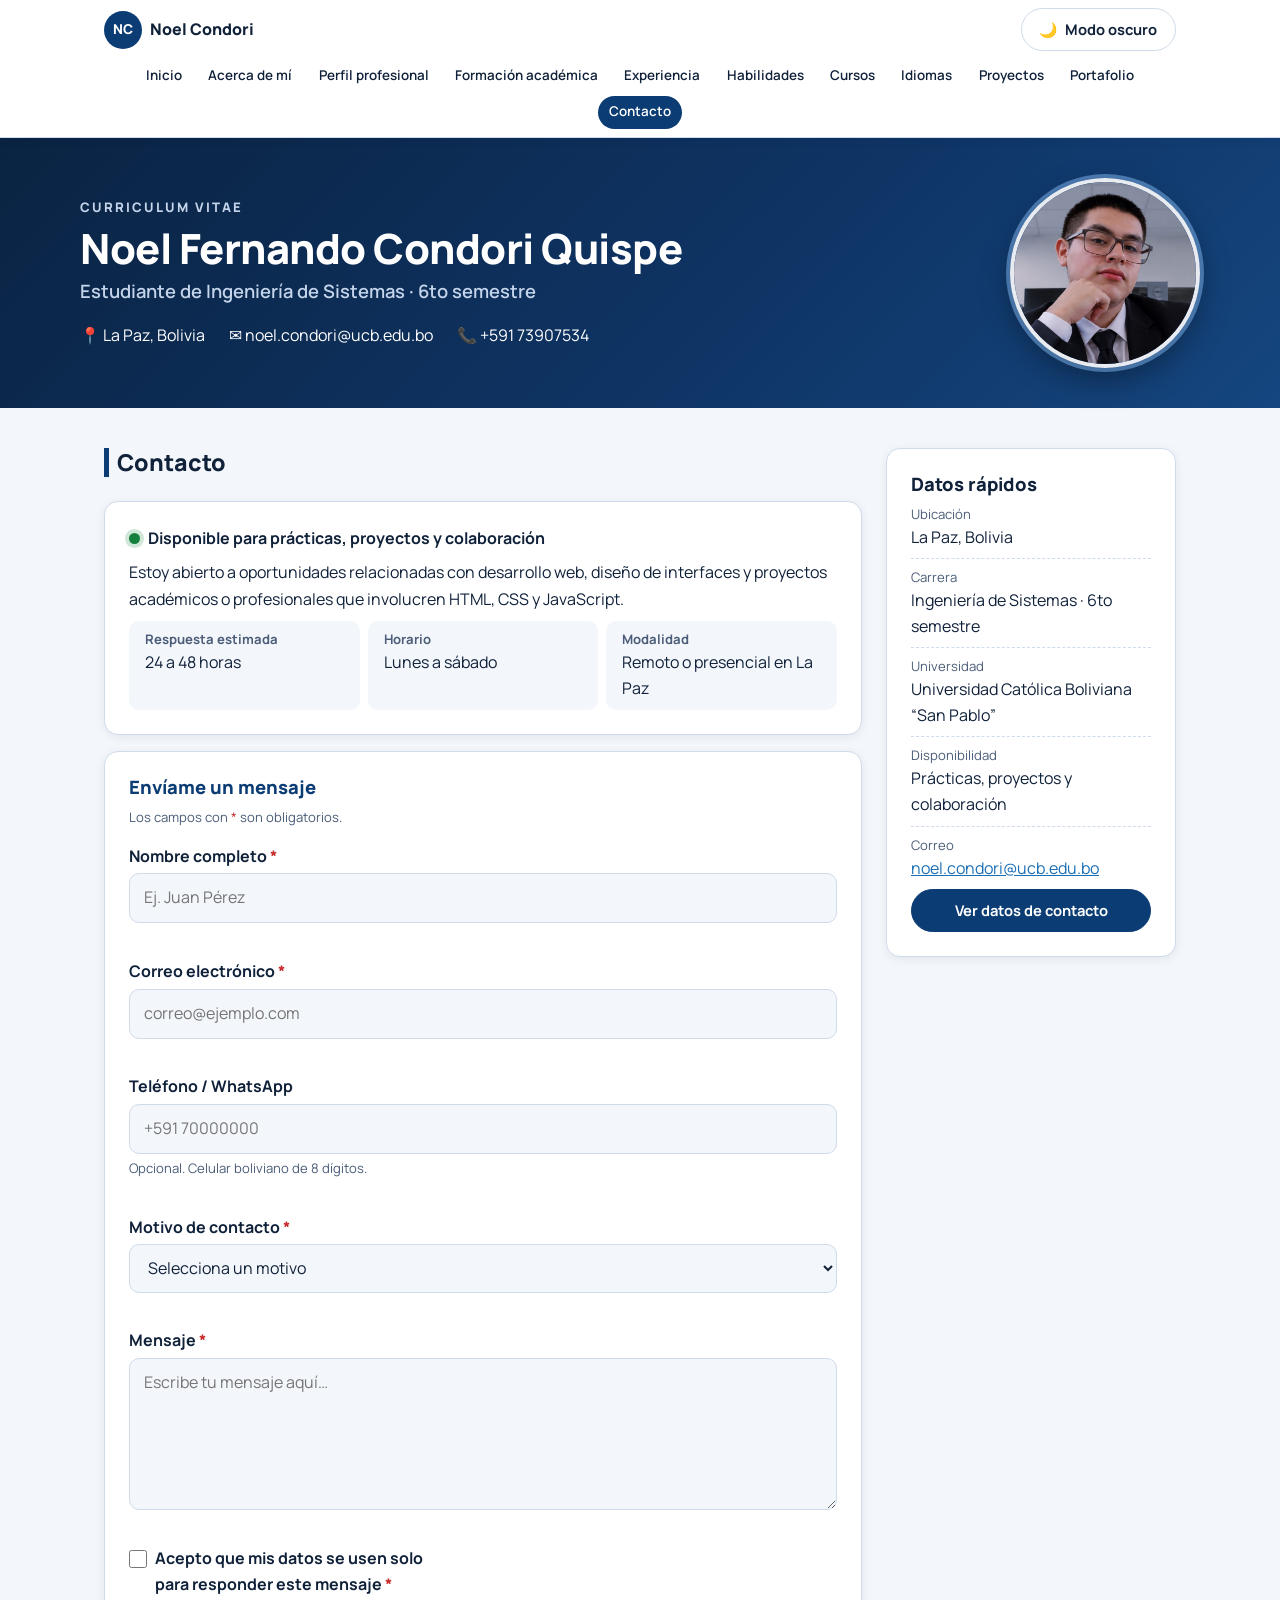
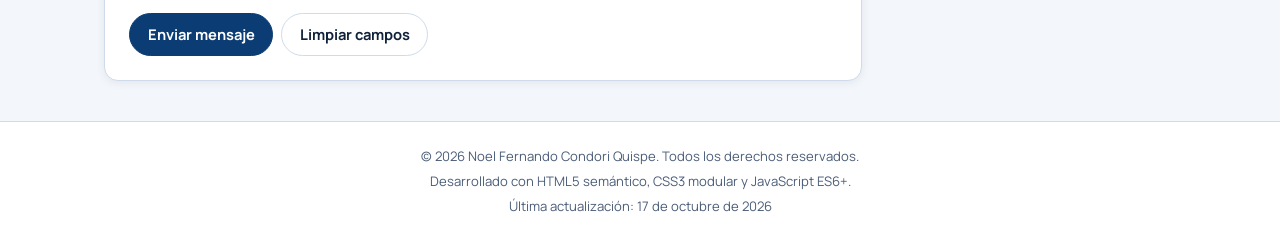
<file: formulario.html>
<!DOCTYPE html>
<html lang="es" data-theme="light">
<head>
    <meta charset="UTF-8">
    <meta name="viewport" content="width=device-width, initial-scale=1.0">
    <meta name="description" content="Disponibilidad y formulario de contacto de Noel Fernando Condori Quispe.">
    <meta name="keywords" content="Noel Condori, Ingeniería de Sistemas, Programación, La Paz, Bolivia, HTML5, CSS3, JavaScript, Hoja de Vida">
    <meta name="author" content="Noel Fernando Condori Quispe">
    <meta name="theme-color" content="#0b3c74">
    <title>Contacto | Noel Fernando Condori Quispe</title>

    <!-- Hoja de estilos principal: importa tokens, base, layout y componentes -->
    <link rel="stylesheet" href="css/styles.css">

    <!-- JavaScript modular ES6+ (los módulos se cargan diferidos automáticamente) -->
    <script type="module" src="jss/main.js"></script>
</head>

<body>
    <!-- Enlace de salto para teclado y lectores de pantalla -->
    <a href="#contenido" class="skip-link">Saltar al contenido principal</a>

    <!-- CABECERA: marca, botón de tema, menú hamburguesa y navegación -->
    <header class="site-header">
        <div class="header-bar">
            <a href="index.html" class="brand" aria-label="Ir al inicio de la hoja de vida de Noel Fernando Condori Quispe">
                <span class="brand-mark" aria-hidden="true">NC</span>
                <span class="brand-name">Noel Condori</span>
            </a>

            <div class="header-actions">
                <button id="theme-toggle" class="btn" type="button" aria-label="Cambiar a modo oscuro" aria-pressed="false">
                    <span class="theme-icon" aria-hidden="true">🌙</span>
                    <span class="theme-label">Modo oscuro</span>
                </button>

                <button id="menu-toggle" class="menu-toggle" type="button" aria-label="Abrir menú de navegación" aria-expanded="false" aria-controls="main-nav">
                    <span class="menu-toggle-bar" aria-hidden="true"></span>
                    <span class="menu-toggle-bar" aria-hidden="true"></span>
                    <span class="menu-toggle-bar" aria-hidden="true"></span>
                </button>
            </div>
        </div>

        <nav id="main-nav" class="main-nav" aria-label="Navegación principal">
            <ul>
                <li><a href="index.html">Inicio</a></li>
                <li><a href="acerca_de_mi.html">Acerca de mí</a></li>
                <li><a href="perfil_profesional.html">Perfil profesional</a></li>
                <li><a href="formacion_academica.html">Formación académica</a></li>
                <li><a href="experiencia_profesional.html">Experiencia</a></li>
                <li><a href="habilidades.html">Habilidades</a></li>
                <li><a href="cursos.html">Cursos</a></li>
                <li><a href="idiomas.html">Idiomas</a></li>
                <li><a href="proyectos.html">Proyectos</a></li>
                <li><a href="portafolio.html">Portafolio</a></li>
                <li><a href="formulario.html" class="active" aria-current="page">Contacto</a></li>
            </ul>
        </nav>
    </header>

    <!-- CONTENIDO PRINCIPAL -->
    <main id="contenido">
        <!-- Presentación: datos a la izquierda y foto redonda a la derecha -->
        <section class="hero" aria-labelledby="perfil-nombre">
            <header>
                <p class="doc-subtitle">Curriculum Vitae</p>
                <h1 id="perfil-nombre" class="profile-name">Noel Fernando Condori Quispe</h1>
                <p class="job-title">Estudiante de Ingeniería de Sistemas · 6to semestre</p>
                <address class="contact-info">
                    <ul class="contact-list">
                        <li><span aria-hidden="true">📍</span> La Paz, Bolivia</li>
                        <li><span aria-hidden="true">✉️</span> <a href="mailto:noel.condori@ucb.edu.bo">noel.condori@ucb.edu.bo</a></li>
                        <li><span aria-hidden="true">📞</span> <a href="tel:+59173907534">+591 73907534</a></li>
                    </ul>
                </address>
            </header>

            <img src="assets/images/foto1.jpg" alt="Fotografía de Noel Fernando Condori Quispe" class="profile-img" width="190" height="190">

        </section>

        <div class="page-layout">
            <section id="contacto" class="page-section" aria-labelledby="contacto-titulo">
                <h2 id="contacto-titulo" class="section-title">Contacto</h2>
                <article class="card" aria-labelledby="disponibilidad-titulo">
                    <p class="availability-status"><span class="status-dot" aria-hidden="true"></span>
                        <strong id="disponibilidad-titulo">Disponible para prácticas, proyectos y colaboración</strong></p>
                    <p class="card-text">
                        Estoy abierto a oportunidades relacionadas con desarrollo web, diseño de interfaces y proyectos académicos o
                        profesionales que involucren HTML, CSS y JavaScript.
                    </p>
                    <ul class="availability-list">
                        <li><strong>Respuesta estimada</strong>24 a 48 horas</li>
                        <li><strong>Horario</strong>Lunes a sábado</li>
                        <li><strong>Modalidad</strong>Remoto o presencial en La Paz</li>
                    </ul>
                </article>

                <article class="card spaced-top" aria-labelledby="form-titulo">
                    <h3 id="form-titulo" class="card-title">Envíame un mensaje</h3>
                    <form id="formulario-contacto" class="contact-form" action="#" method="post" novalidate>
                        <fieldset>
                            <legend class="sr-only">Datos de contacto y consulta</legend>
                            <p class="form-help">Los campos con <span class="required">*</span> son obligatorios.</p>
                    <p class="form-group">
                        <label for="nombre">Nombre completo <span class="required" aria-hidden="true">*</span></label>
                        <input type="text" id="nombre" name="nombre" class="form-control" data-label="El nombre" required aria-required="true" minlength="3" maxlength="60" placeholder="Ej. Juan Pérez" autocomplete="name" aria-describedby="nombre-message">
                        <span id="nombre-message" class="field-message" aria-live="polite"></span>
                    </p>
                    <p class="form-group">
                        <label for="email">Correo electrónico <span class="required" aria-hidden="true">*</span></label>
                        <input type="email" id="email" name="email" class="form-control" data-label="El correo" required aria-required="true" placeholder="correo@ejemplo.com" autocomplete="email" aria-describedby="email-message">
                        <span id="email-message" class="field-message" aria-live="polite"></span>
                    </p>
                    <p class="form-group">
                        <label for="telefono">Teléfono / WhatsApp</label>
                        <input type="tel" id="telefono" name="telefono" class="form-control" data-label="El teléfono" pattern="(\+?591\s?)?[67][0-9]{7}" placeholder="+591 70000000" autocomplete="tel" aria-describedby="telefono-help telefono-message">
                        <small id="telefono-help" class="form-help">Opcional. Celular boliviano de 8 dígitos.</small>
                        <span id="telefono-message" class="field-message" aria-live="polite"></span>
                    </p>
                    <p class="form-group">
                        <label for="motivo">Motivo de contacto <span class="required" aria-hidden="true">*</span></label>
                        <select id="motivo" name="motivo" class="form-control" data-label="El motivo" required aria-required="true" aria-describedby="motivo-message">
                            <option value="" disabled selected>Selecciona un motivo</option>
                            <option value="practica">Oferta de práctica o pasantía</option>
                            <option value="proyecto">Propuesta de proyecto</option>
                            <option value="empleo">Oportunidad laboral</option>
                            <option value="otro">Otro</option>
                        </select>
                        <span id="motivo-message" class="field-message" aria-live="polite"></span>
                    </p>
                    <p class="form-group">
                        <label for="mensaje">Mensaje <span class="required" aria-hidden="true">*</span></label>
                        <textarea id="mensaje" name="mensaje" class="form-control" data-label="El mensaje" rows="5" required aria-required="true" minlength="10" maxlength="500" placeholder="Escribe tu mensaje aquí…" aria-describedby="mensaje-message"></textarea>
                        <span id="mensaje-message" class="field-message" aria-live="polite"></span>
                    </p>
                            <p class="form-group checkbox-group">
                                <input type="checkbox" id="aceptacion" name="aceptacion" data-label="La aceptación" required aria-required="true" aria-describedby="aceptacion-message">
                                <label for="aceptacion">Acepto que mis datos se usen solo para responder este mensaje <span class="required" aria-hidden="true">*</span></label>
                                <span id="aceptacion-message" class="field-message" aria-live="polite"></span>
                            </p>
                        </fieldset>

                        <p class="form-actions">
                            <button type="submit" class="btn btn-primary">Enviar mensaje</button>
                            <button type="reset" class="btn">Limpiar campos</button>
                        </p>
                        <p id="form-status" class="form-status" role="status" aria-live="polite"></p>
                    </form>
                </article>
            </section>

            <aside class="page-aside" aria-label="Datos rápidos de Noel Fernando Condori Quispe">
                <section class="card aside-card" aria-labelledby="aside-title">
                    <h2 id="aside-title">Datos rápidos</h2>
                    <ul class="aside-list">
                        <li><span>Ubicación</span>La Paz, Bolivia</li>
                        <li><span>Carrera</span>Ingeniería de Sistemas · 6to semestre</li>
                        <li><span>Universidad</span>Universidad Católica Boliviana “San Pablo”</li>
                        <li><span>Disponibilidad</span>Prácticas, proyectos y colaboración</li>
                        <li><span>Correo</span><a href="mailto:noel.condori@ucb.edu.bo">noel.condori@ucb.edu.bo</a></li>
                    </ul>
                    <button type="button" id="open-dialog" class="btn btn-primary" aria-haspopup="dialog">Ver datos de contacto</button>
                </section>
            </aside>
        </div>
    </main>

    <!-- PIE DE PÁGINA -->
    <footer class="site-footer">
        <p>&copy; <span id="current-year">2026</span> Noel Fernando Condori Quispe. Todos los derechos reservados.</p>
        <p>Desarrollado con HTML5 semántico, CSS3 modular y JavaScript ES6+.</p>
        <p>Última actualización: <time datetime="2026-10-17">17 de octubre de 2026</time></p>
    </footer>

    <!-- Diálogo nativo con los datos de contacto -->
    <dialog id="info-dialog" class="info-dialog" aria-labelledby="dialog-title" aria-describedby="dialog-desc">
        <span class="icon-box" aria-hidden="true"><svg xmlns="http://www.w3.org/2000/svg" width="20" height="20" viewBox="0 0 24 24" fill="none" stroke="currentColor" stroke-width="2" stroke-linecap="round" stroke-linejoin="round" aria-hidden="true" focusable="false"><circle cx="12" cy="12" r="10"/><polyline points="12 6 12 12 16 14"/></svg></span>
        <h2 id="dialog-title" class="card-title">Información de contacto</h2>
        <p id="dialog-desc">
            Correo: <a href="mailto:noel.condori@ucb.edu.bo">noel.condori@ucb.edu.bo</a><br>
            Teléfono: <a href="tel:+59173907534">+591 73907534</a><br>
            Atención: lunes a sábado · La Paz, Bolivia
        </p>
        <form method="dialog">
            <button type="submit" class="btn btn-primary">Entendido, cerrar</button>
        </form>
    </dialog>
</body>
</html>
</file>
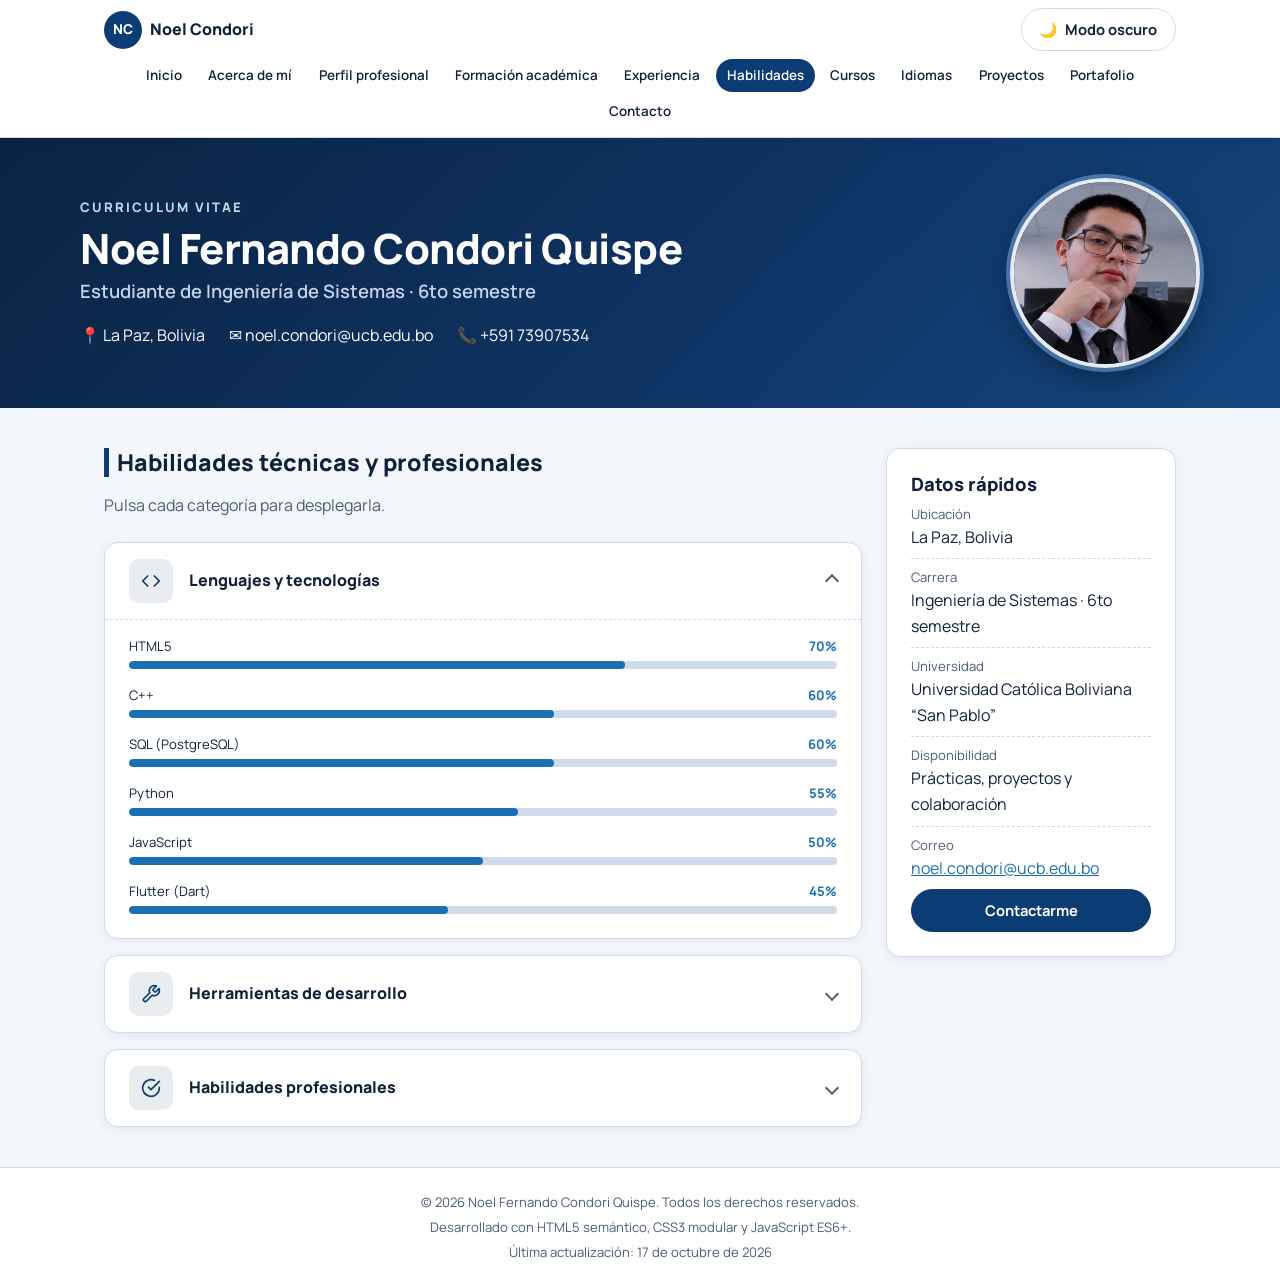
<file: habilidades.html>
<!DOCTYPE html>
<html lang="es" data-theme="light">
<head>
    <meta charset="UTF-8">
    <meta name="viewport" content="width=device-width, initial-scale=1.0">
    <meta name="description" content="Habilidades técnicas y profesionales de Noel Fernando Condori Quispe.">
    <meta name="keywords" content="Noel Condori, Ingeniería de Sistemas, Programación, La Paz, Bolivia, HTML5, CSS3, JavaScript, Hoja de Vida">
    <meta name="author" content="Noel Fernando Condori Quispe">
    <meta name="theme-color" content="#0b3c74">
    <title>Habilidades | Noel Fernando Condori Quispe</title>

    <!-- Hoja de estilos principal: importa tokens, base, layout y componentes -->
    <link rel="stylesheet" href="css/styles.css">

    <!-- JavaScript modular ES6+ (los módulos se cargan diferidos automáticamente) -->
    <script type="module" src="jss/main.js"></script>
</head>

<body>
    <!-- Enlace de salto para teclado y lectores de pantalla -->
    <a href="#contenido" class="skip-link">Saltar al contenido principal</a>

    <!-- CABECERA: marca, botón de tema, menú hamburguesa y navegación -->
    <header class="site-header">
        <div class="header-bar">
            <a href="index.html" class="brand" aria-label="Ir al inicio de la hoja de vida de Noel Fernando Condori Quispe">
                <span class="brand-mark" aria-hidden="true">NC</span>
                <span class="brand-name">Noel Condori</span>
            </a>

            <div class="header-actions">
                <button id="theme-toggle" class="btn" type="button" aria-label="Cambiar a modo oscuro" aria-pressed="false">
                    <span class="theme-icon" aria-hidden="true">🌙</span>
                    <span class="theme-label">Modo oscuro</span>
                </button>

                <button id="menu-toggle" class="menu-toggle" type="button" aria-label="Abrir menú de navegación" aria-expanded="false" aria-controls="main-nav">
                    <span class="menu-toggle-bar" aria-hidden="true"></span>
                    <span class="menu-toggle-bar" aria-hidden="true"></span>
                    <span class="menu-toggle-bar" aria-hidden="true"></span>
                </button>
            </div>
        </div>

        <nav id="main-nav" class="main-nav" aria-label="Navegación principal">
            <ul>
                <li><a href="index.html">Inicio</a></li>
                <li><a href="acerca_de_mi.html">Acerca de mí</a></li>
                <li><a href="perfil_profesional.html">Perfil profesional</a></li>
                <li><a href="formacion_academica.html">Formación académica</a></li>
                <li><a href="experiencia_profesional.html">Experiencia</a></li>
                <li><a href="habilidades.html" class="active" aria-current="page">Habilidades</a></li>
                <li><a href="cursos.html">Cursos</a></li>
                <li><a href="idiomas.html">Idiomas</a></li>
                <li><a href="proyectos.html">Proyectos</a></li>
                <li><a href="portafolio.html">Portafolio</a></li>
                <li><a href="formulario.html">Contacto</a></li>
            </ul>
        </nav>
    </header>

    <!-- CONTENIDO PRINCIPAL -->
    <main id="contenido">
        <!-- Presentación: datos a la izquierda y foto redonda a la derecha -->
        <section class="hero" aria-labelledby="perfil-nombre">
            <header>
                <p class="doc-subtitle">Curriculum Vitae</p>
                <h1 id="perfil-nombre" class="profile-name">Noel Fernando Condori Quispe</h1>
                <p class="job-title">Estudiante de Ingeniería de Sistemas · 6to semestre</p>
                <address class="contact-info">
                    <ul class="contact-list">
                        <li><span aria-hidden="true">📍</span> La Paz, Bolivia</li>
                        <li><span aria-hidden="true">✉️</span> <a href="mailto:noel.condori@ucb.edu.bo">noel.condori@ucb.edu.bo</a></li>
                        <li><span aria-hidden="true">📞</span> <a href="tel:+59173907534">+591 73907534</a></li>
                    </ul>
                </address>
            </header>

            <img src="assets/images/foto1.jpg" alt="Fotografía de Noel Fernando Condori Quispe" class="profile-img" width="190" height="190">

        </section>

        <div class="page-layout">
            <section id="habilidades" class="page-section" aria-labelledby="habilidades-titulo">
                <h2 id="habilidades-titulo" class="section-title">Habilidades técnicas y profesionales</h2>
                <p class="section-description">Pulsa cada categoría para desplegarla.</p>
                <div class="stack">
                    <article class="card skills-card">
                        <details open>
                            <summary><span class="icon-box" aria-hidden="true"><svg xmlns="http://www.w3.org/2000/svg" width="20" height="20" viewBox="0 0 24 24" fill="none" stroke="currentColor" stroke-width="2" stroke-linecap="round" stroke-linejoin="round" aria-hidden="true" focusable="false"><polyline points="16 18 22 12 16 6"/><polyline points="8 6 2 12 8 18"/></svg></span> Lenguajes y tecnologías</summary>
                            <section class="details-body" aria-label="Lenguajes y tecnologías">
                                <ul class="skill-list">
                                    <li>
                                        <p class="progress-info"><span>HTML5</span><strong>70%</strong></p>
                                        <progress value="70" max="100" aria-label="Nivel de dominio en HTML5: 70%">70%</progress>
                                    </li>
                                    <li>
                                        <p class="progress-info"><span>C++</span><strong>60%</strong></p>
                                        <progress value="60" max="100" aria-label="Nivel de dominio en C++: 60%">60%</progress>
                                    </li>
                                    <li>
                                        <p class="progress-info"><span>SQL (PostgreSQL)</span><strong>60%</strong></p>
                                        <progress value="60" max="100" aria-label="Nivel de dominio en SQL (PostgreSQL): 60%">60%</progress>
                                    </li>
                                    <li>
                                        <p class="progress-info"><span>Python</span><strong>55%</strong></p>
                                        <progress value="55" max="100" aria-label="Nivel de dominio en Python: 55%">55%</progress>
                                    </li>
                                    <li>
                                        <p class="progress-info"><span>JavaScript</span><strong>50%</strong></p>
                                        <progress value="50" max="100" aria-label="Nivel de dominio en JavaScript: 50%">50%</progress>
                                    </li>
                                    <li>
                                        <p class="progress-info"><span>Flutter (Dart)</span><strong>45%</strong></p>
                                        <progress value="45" max="100" aria-label="Nivel de dominio en Flutter (Dart): 45%">45%</progress>
                                    </li>
                                </ul>
                            </section>
                        </details>
                    </article>

                    <article class="card skills-card">
                        <details>
                            <summary><span class="icon-box" aria-hidden="true"><svg xmlns="http://www.w3.org/2000/svg" width="20" height="20" viewBox="0 0 24 24" fill="none" stroke="currentColor" stroke-width="2" stroke-linecap="round" stroke-linejoin="round" aria-hidden="true" focusable="false"><path d="M14.7 6.3a1 1 0 0 0 0 1.4l1.6 1.6a1 1 0 0 0 1.4 0l3.77-3.77a6 6 0 0 1-7.94 7.94l-6.91 6.91a2.12 2.12 0 0 1-3-3l6.91-6.91a6 6 0 0 1 7.94-7.94l-3.76 3.76z"/></svg></span> Herramientas de desarrollo</summary>
                            <section class="details-body" aria-label="Herramientas de desarrollo">
                                <ul class="chip-list">
                                    <li>Visual Studio Code <small>(editor)</small></li>
                                    <li>Git y GitHub <small>(control de versiones)</small></li>
                                    <li>pgAdmin <small>(PostgreSQL)</small></li>
                                    <li>Android Studio <small>(móviles)</small></li>
                                    <li>Wokwi y Fritzing <small>(simulación y diagramas de circuitos)</small></li>
                                </ul>
                            </section>
                        </details>
                    </article>

                    <article class="card skills-card">
                        <details>
                            <summary><span class="icon-box" aria-hidden="true"><svg xmlns="http://www.w3.org/2000/svg" width="20" height="20" viewBox="0 0 24 24" fill="none" stroke="currentColor" stroke-width="2" stroke-linecap="round" stroke-linejoin="round" aria-hidden="true" focusable="false"><path d="M22 11.08V12a10 10 0 1 1-5.93-9.14"/><polyline points="22 4 12 14.01 9 11.01"/></svg></span> Habilidades profesionales</summary>
                            <section class="details-body" aria-label="Habilidades profesionales">
                                <ul class="chip-list">
                                    <li>Trabajo en equipo</li>
                                    <li>Resolución de problemas</li>
                                    <li>Aprendizaje autónomo</li>
                                </ul>
                            </section>
                        </details>
                    </article>
                </div>
            </section>

            <aside class="page-aside" aria-label="Datos rápidos de Noel Fernando Condori Quispe">
                <section class="card aside-card" aria-labelledby="aside-title">
                    <h2 id="aside-title">Datos rápidos</h2>
                    <ul class="aside-list">
                        <li><span>Ubicación</span>La Paz, Bolivia</li>
                        <li><span>Carrera</span>Ingeniería de Sistemas · 6to semestre</li>
                        <li><span>Universidad</span>Universidad Católica Boliviana “San Pablo”</li>
                        <li><span>Disponibilidad</span>Prácticas, proyectos y colaboración</li>
                        <li><span>Correo</span><a href="mailto:noel.condori@ucb.edu.bo">noel.condori@ucb.edu.bo</a></li>
                    </ul>
                    <a href="formulario.html" class="btn btn-primary">Contactarme</a>
                </section>
            </aside>
        </div>
    </main>

    <!-- PIE DE PÁGINA -->
    <footer class="site-footer">
        <p>&copy; <span id="current-year">2026</span> Noel Fernando Condori Quispe. Todos los derechos reservados.</p>
        <p>Desarrollado con HTML5 semántico, CSS3 modular y JavaScript ES6+.</p>
        <p>Última actualización: <time datetime="2026-10-17">17 de octubre de 2026</time></p>
    </footer>

</body>
</html>
</file>
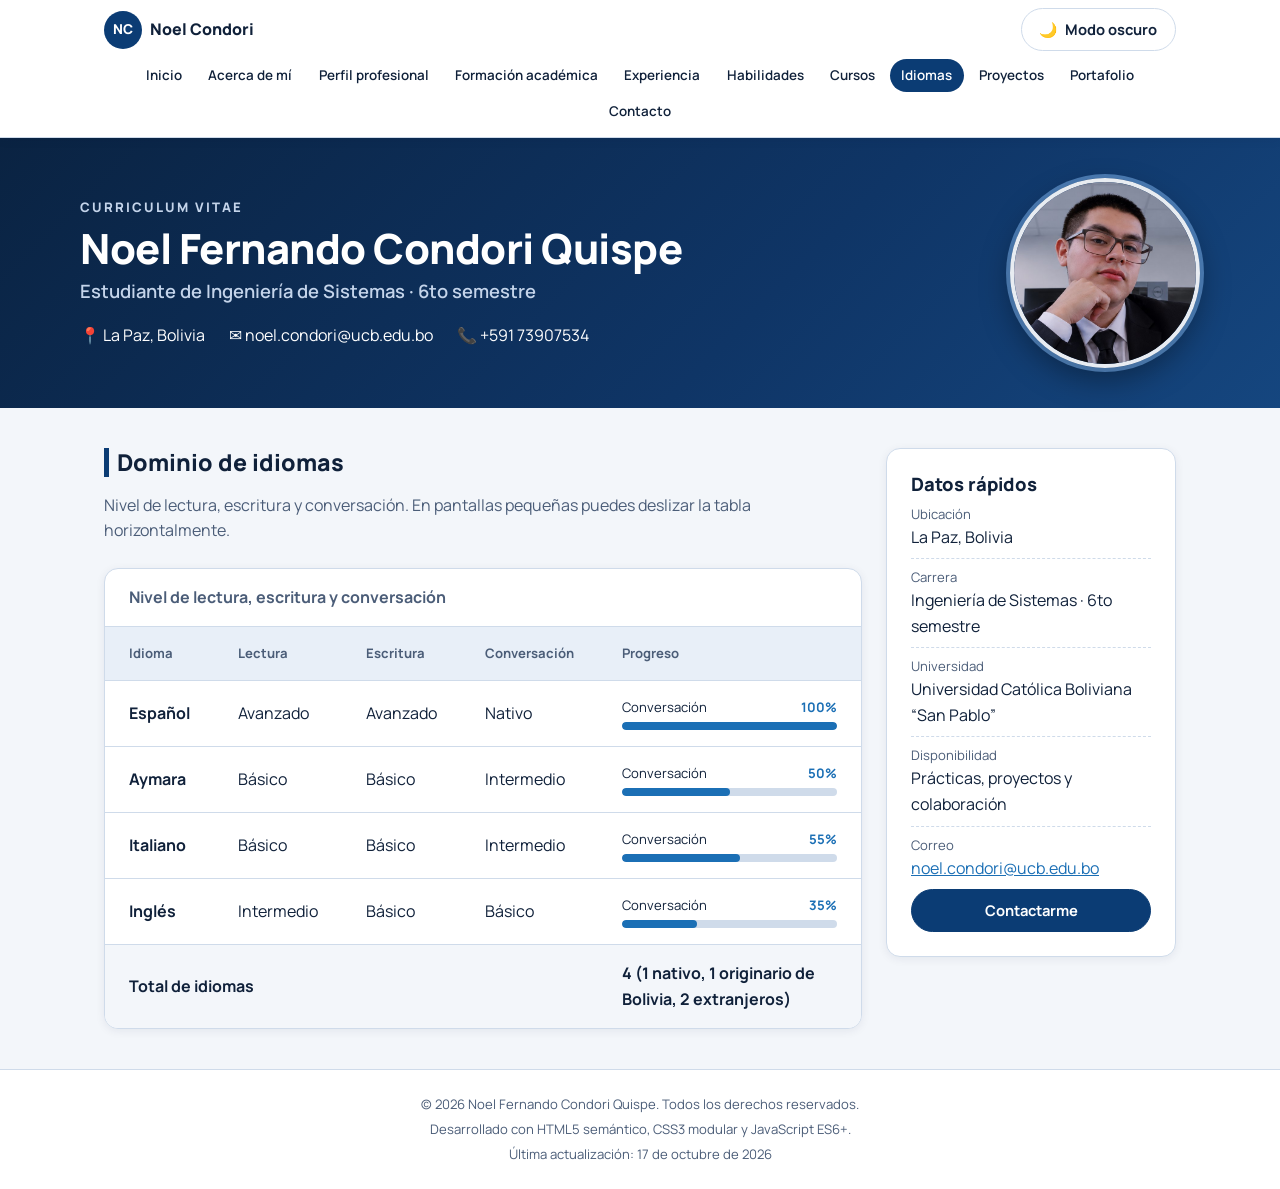
<file: idiomas.html>
<!DOCTYPE html>
<html lang="es" data-theme="light">
<head>
    <meta charset="UTF-8">
    <meta name="viewport" content="width=device-width, initial-scale=1.0">
    <meta name="description" content="Nivel de dominio de idiomas de Noel Fernando Condori Quispe: español, inglés e italiano.">
    <meta name="keywords" content="Noel Condori, Ingeniería de Sistemas, Programación, La Paz, Bolivia, HTML5, CSS3, JavaScript, Hoja de Vida">
    <meta name="author" content="Noel Fernando Condori Quispe">
    <meta name="theme-color" content="#0b3c74">
    <title>Idiomas | Noel Fernando Condori Quispe</title>

    <!-- Hoja de estilos principal: importa tokens, base, layout y componentes -->
    <link rel="stylesheet" href="css/styles.css">

    <!-- JavaScript modular ES6+ (los módulos se cargan diferidos automáticamente) -->
    <script type="module" src="jss/main.js"></script>
</head>

<body>
    <!-- Enlace de salto para teclado y lectores de pantalla -->
    <a href="#contenido" class="skip-link">Saltar al contenido principal</a>

    <!-- CABECERA: marca, botón de tema, menú hamburguesa y navegación -->
    <header class="site-header">
        <div class="header-bar">
            <a href="index.html" class="brand" aria-label="Ir al inicio de la hoja de vida de Noel Fernando Condori Quispe">
                <span class="brand-mark" aria-hidden="true">NC</span>
                <span class="brand-name">Noel Condori</span>
            </a>

            <div class="header-actions">
                <button id="theme-toggle" class="btn" type="button" aria-label="Cambiar a modo oscuro" aria-pressed="false">
                    <span class="theme-icon" aria-hidden="true">🌙</span>
                    <span class="theme-label">Modo oscuro</span>
                </button>

                <button id="menu-toggle" class="menu-toggle" type="button" aria-label="Abrir menú de navegación" aria-expanded="false" aria-controls="main-nav">
                    <span class="menu-toggle-bar" aria-hidden="true"></span>
                    <span class="menu-toggle-bar" aria-hidden="true"></span>
                    <span class="menu-toggle-bar" aria-hidden="true"></span>
                </button>
            </div>
        </div>

        <nav id="main-nav" class="main-nav" aria-label="Navegación principal">
            <ul>
                <li><a href="index.html">Inicio</a></li>
                <li><a href="acerca_de_mi.html">Acerca de mí</a></li>
                <li><a href="perfil_profesional.html">Perfil profesional</a></li>
                <li><a href="formacion_academica.html">Formación académica</a></li>
                <li><a href="experiencia_profesional.html">Experiencia</a></li>
                <li><a href="habilidades.html">Habilidades</a></li>
                <li><a href="cursos.html">Cursos</a></li>
                <li><a href="idiomas.html" class="active" aria-current="page">Idiomas</a></li>
                <li><a href="proyectos.html">Proyectos</a></li>
                <li><a href="portafolio.html">Portafolio</a></li>
                <li><a href="formulario.html">Contacto</a></li>
            </ul>
        </nav>
    </header>

    <!-- CONTENIDO PRINCIPAL -->
    <main id="contenido">
        <!-- Presentación: datos a la izquierda y foto redonda a la derecha -->
        <section class="hero" aria-labelledby="perfil-nombre">
            <header>
                <p class="doc-subtitle">Curriculum Vitae</p>
                <h1 id="perfil-nombre" class="profile-name">Noel Fernando Condori Quispe</h1>
                <p class="job-title">Estudiante de Ingeniería de Sistemas · 6to semestre</p>
                <address class="contact-info">
                    <ul class="contact-list">
                        <li><span aria-hidden="true">📍</span> La Paz, Bolivia</li>
                        <li><span aria-hidden="true">✉️</span> <a href="mailto:noel.condori@ucb.edu.bo">noel.condori@ucb.edu.bo</a></li>
                        <li><span aria-hidden="true">📞</span> <a href="tel:+59173907534">+591 73907534</a></li>
                    </ul>
                </address>
            </header>

            <img src="assets/images/foto1.jpg" alt="Fotografía de Noel Fernando Condori Quispe" class="profile-img" width="190" height="190">

        </section>

        <div class="page-layout">
            <section id="idiomas" class="page-section" aria-labelledby="idiomas-titulo">
                <h2 id="idiomas-titulo" class="section-title">Dominio de idiomas</h2>
                <p class="section-description">Nivel de lectura, escritura y conversación. En pantallas pequeñas puedes deslizar la tabla horizontalmente.</p>
                <article aria-label="Idiomas que manejo">
                <figure class="table-container" role="region" aria-label="Tabla de idiomas" tabindex="0">
                    <table class="languages-table">
                        <caption>Nivel de lectura, escritura y conversación</caption>
                        <thead>
                            <tr>
                                <th scope="col">Idioma</th>
                                <th scope="col">Lectura</th>
                                <th scope="col">Escritura</th>
                                <th scope="col">Conversación</th>
                                <th scope="col">Progreso</th>
                            </tr>
                        </thead>
                        <tbody>
                            <tr>
                                <th scope="row">Español</th>
                                <td>Avanzado</td>
                                <td>Avanzado</td>
                                <td>Nativo</td>
                                <td class="progress-cell">
                                    <p class="progress-info"><span>Conversación</span><strong>100%</strong></p>
                                    <progress value="100" max="100" aria-label="Dominio de español: 100%">100%</progress>
                                </td>
                            </tr>
                            <tr>
                                <th scope="row">Aymara</th>
                                <td>Básico</td>
                                <td>Básico</td>
                                <td>Intermedio</td>
                                <td class="progress-cell">
                                    <p class="progress-info"><span>Conversación</span><strong>50%</strong></p>
                                    <progress value="50" max="100" aria-label="Dominio de aymara: 50%">50%</progress>
                                </td>
                            </tr>
                            <tr>
                                <th scope="row">Italiano</th>
                                <td>Básico</td>
                                <td>Básico</td>
                                <td>Intermedio</td>
                                <td class="progress-cell">
                                    <p class="progress-info"><span>Conversación</span><strong>55%</strong></p>
                                    <progress value="55" max="100" aria-label="Dominio de italiano: 55%">55%</progress>
                                </td>
                            </tr>
                            <tr>
                                <th scope="row">Inglés</th>
                                <td>Intermedio</td>
                                <td>Básico</td>
                                <td>Básico</td>
                                <td class="progress-cell">
                                    <p class="progress-info"><span>Conversación</span><strong>35%</strong></p>
                                    <progress value="35" max="100" aria-label="Dominio de inglés: 35%">35%</progress>
                                </td>
                            </tr>
                        </tbody>
                        <tfoot>
                            <tr>
                                <th scope="row" colspan="4">Total de idiomas</th>
                                <td><strong>4 (1 nativo, 1 originario de Bolivia, 2 extranjeros)</strong></td>
                            </tr>
                        </tfoot>
                    </table>
                </figure>
                </article>
            </section>

            <aside class="page-aside" aria-label="Datos rápidos de Noel Fernando Condori Quispe">
                <section class="card aside-card" aria-labelledby="aside-title">
                    <h2 id="aside-title">Datos rápidos</h2>
                    <ul class="aside-list">
                        <li><span>Ubicación</span>La Paz, Bolivia</li>
                        <li><span>Carrera</span>Ingeniería de Sistemas · 6to semestre</li>
                        <li><span>Universidad</span>Universidad Católica Boliviana “San Pablo”</li>
                        <li><span>Disponibilidad</span>Prácticas, proyectos y colaboración</li>
                        <li><span>Correo</span><a href="mailto:noel.condori@ucb.edu.bo">noel.condori@ucb.edu.bo</a></li>
                    </ul>
                    <a href="formulario.html" class="btn btn-primary">Contactarme</a>
                </section>
            </aside>
        </div>
    </main>

    <!-- PIE DE PÁGINA -->
    <footer class="site-footer">
        <p>&copy; <span id="current-year">2026</span> Noel Fernando Condori Quispe. Todos los derechos reservados.</p>
        <p>Desarrollado con HTML5 semántico, CSS3 modular y JavaScript ES6+.</p>
        <p>Última actualización: <time datetime="2026-10-17">17 de octubre de 2026</time></p>
    </footer>

</body>
</html>
</file>
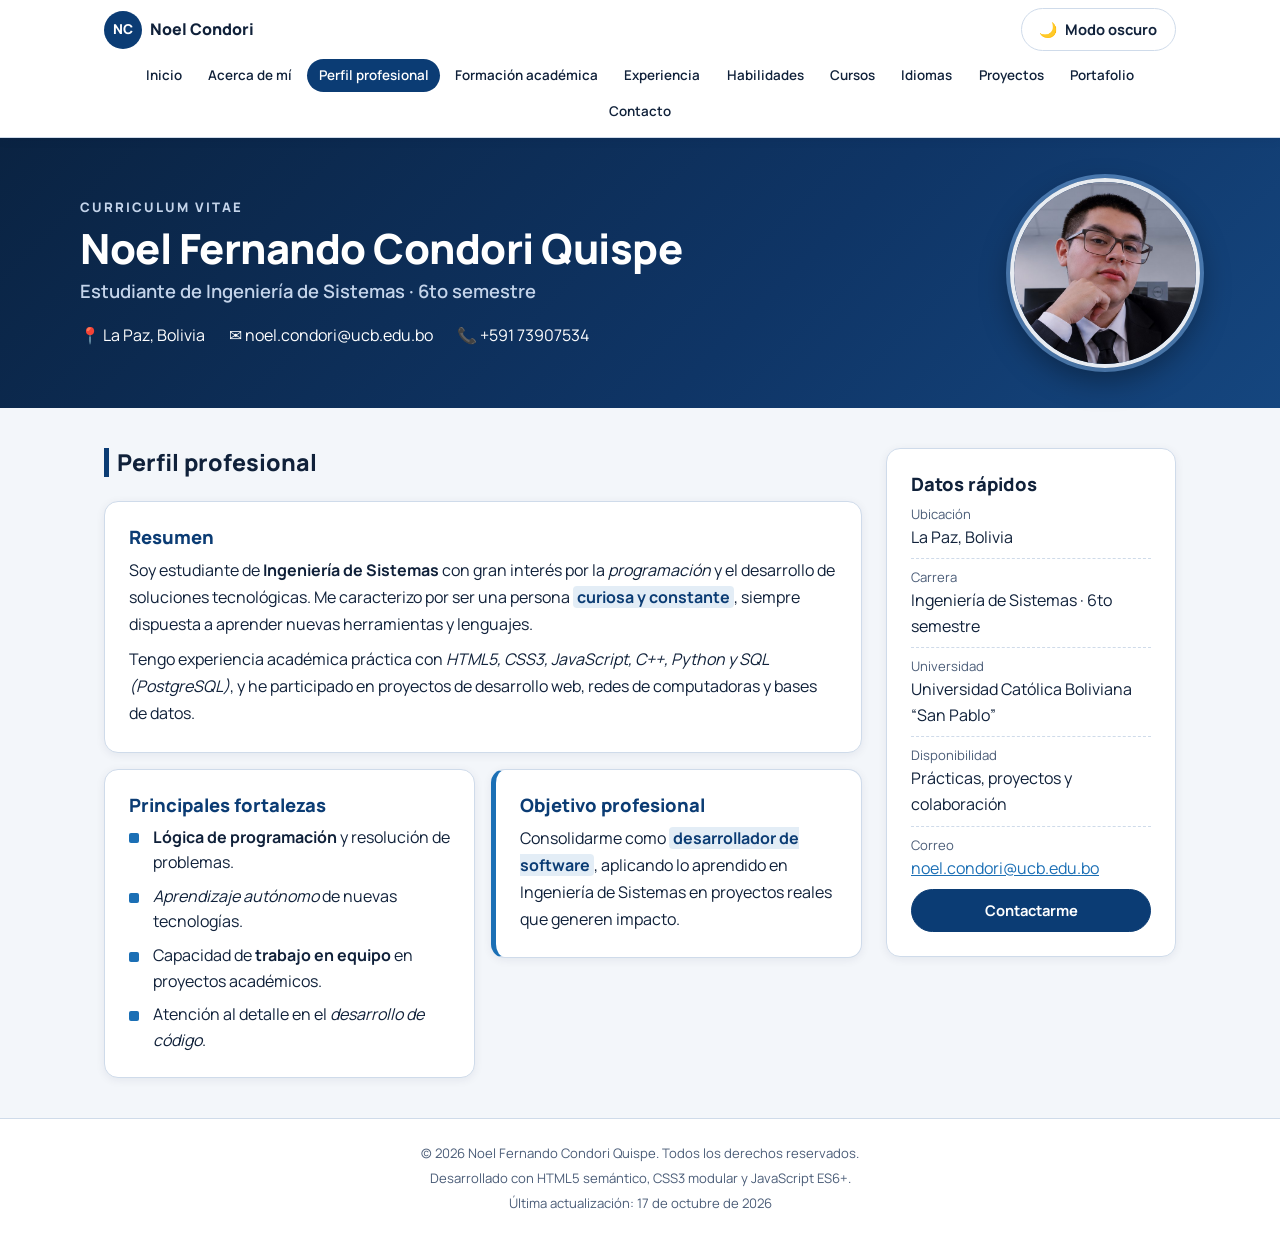
<file: perfil_profesional.html>
<!DOCTYPE html>
<html lang="es" data-theme="light">
<head>
    <meta charset="UTF-8">
    <meta name="viewport" content="width=device-width, initial-scale=1.0">
    <meta name="description" content="Perfil profesional de Noel Fernando Condori Quispe: fortalezas, intereses y objetivo profesional.">
    <meta name="keywords" content="Noel Condori, Ingeniería de Sistemas, Programación, La Paz, Bolivia, HTML5, CSS3, JavaScript, Hoja de Vida">
    <meta name="author" content="Noel Fernando Condori Quispe">
    <meta name="theme-color" content="#0b3c74">
    <title>Perfil profesional | Noel Fernando Condori Quispe</title>

    <!-- Hoja de estilos principal: importa tokens, base, layout y componentes -->
    <link rel="stylesheet" href="css/styles.css">

    <!-- JavaScript modular ES6+ (los módulos se cargan diferidos automáticamente) -->
    <script type="module" src="jss/main.js"></script>
</head>

<body>
    <!-- Enlace de salto para teclado y lectores de pantalla -->
    <a href="#contenido" class="skip-link">Saltar al contenido principal</a>

    <!-- CABECERA: marca, botón de tema, menú hamburguesa y navegación -->
    <header class="site-header">
        <div class="header-bar">
            <a href="index.html" class="brand" aria-label="Ir al inicio de la hoja de vida de Noel Fernando Condori Quispe">
                <span class="brand-mark" aria-hidden="true">NC</span>
                <span class="brand-name">Noel Condori</span>
            </a>

            <div class="header-actions">
                <button id="theme-toggle" class="btn" type="button" aria-label="Cambiar a modo oscuro" aria-pressed="false">
                    <span class="theme-icon" aria-hidden="true">🌙</span>
                    <span class="theme-label">Modo oscuro</span>
                </button>

                <button id="menu-toggle" class="menu-toggle" type="button" aria-label="Abrir menú de navegación" aria-expanded="false" aria-controls="main-nav">
                    <span class="menu-toggle-bar" aria-hidden="true"></span>
                    <span class="menu-toggle-bar" aria-hidden="true"></span>
                    <span class="menu-toggle-bar" aria-hidden="true"></span>
                </button>
            </div>
        </div>

        <nav id="main-nav" class="main-nav" aria-label="Navegación principal">
            <ul>
                <li><a href="index.html">Inicio</a></li>
                <li><a href="acerca_de_mi.html">Acerca de mí</a></li>
                <li><a href="perfil_profesional.html" class="active" aria-current="page">Perfil profesional</a></li>
                <li><a href="formacion_academica.html">Formación académica</a></li>
                <li><a href="experiencia_profesional.html">Experiencia</a></li>
                <li><a href="habilidades.html">Habilidades</a></li>
                <li><a href="cursos.html">Cursos</a></li>
                <li><a href="idiomas.html">Idiomas</a></li>
                <li><a href="proyectos.html">Proyectos</a></li>
                <li><a href="portafolio.html">Portafolio</a></li>
                <li><a href="formulario.html">Contacto</a></li>
            </ul>
        </nav>
    </header>

    <!-- CONTENIDO PRINCIPAL -->
    <main id="contenido">
        <!-- Presentación: datos a la izquierda y foto redonda a la derecha -->
        <section class="hero" aria-labelledby="perfil-nombre">
            <header>
                <p class="doc-subtitle">Curriculum Vitae</p>
                <h1 id="perfil-nombre" class="profile-name">Noel Fernando Condori Quispe</h1>
                <p class="job-title">Estudiante de Ingeniería de Sistemas · 6to semestre</p>
                <address class="contact-info">
                    <ul class="contact-list">
                        <li><span aria-hidden="true">📍</span> La Paz, Bolivia</li>
                        <li><span aria-hidden="true">✉️</span> <a href="mailto:noel.condori@ucb.edu.bo">noel.condori@ucb.edu.bo</a></li>
                        <li><span aria-hidden="true">📞</span> <a href="tel:+59173907534">+591 73907534</a></li>
                    </ul>
                </address>
            </header>

            <img src="assets/images/foto1.jpg" alt="Fotografía de Noel Fernando Condori Quispe" class="profile-img" width="190" height="190">

        </section>

        <div class="page-layout">
            <section id="perfil-profesional" class="page-section" aria-labelledby="perfil-profesional-titulo">
                <h2 id="perfil-profesional-titulo" class="section-title">Perfil profesional</h2>
                <article class="card">
                    <h3 class="card-title">Resumen</h3>
                    <p class="card-text">
                        Soy estudiante de <strong>Ingeniería de Sistemas</strong> con gran interés por la <em>programación</em> y el
                        desarrollo de soluciones tecnológicas. Me caracterizo por ser una persona <mark>curiosa y constante</mark>,
                        siempre dispuesta a aprender nuevas herramientas y lenguajes.
                    </p>
                    <p class="card-text">
                        Tengo experiencia académica práctica con <em>HTML5, CSS3, JavaScript, C++, Python y SQL (PostgreSQL)</em>, y he
                        participado en proyectos de desarrollo web, redes de computadoras y bases de datos.
                    </p>
                </article>

                <ul class="profile-grid spaced-top">
                    <li>
                        <article class="card">
                            <h3 class="card-title">Principales fortalezas</h3>
                            <ul class="strengths-list">
                                <li><strong>Lógica de programación</strong> y resolución de problemas.</li>
                                <li><em>Aprendizaje autónomo</em> de nuevas tecnologías.</li>
                                <li>Capacidad de <strong>trabajo en equipo</strong> en proyectos académicos.</li>
                                <li>Atención al detalle en el <em>desarrollo de código</em>.</li>
                            </ul>
                        </article>
                    </li>
                    <li>
                        <article class="card card-highlight">
                            <h3 class="card-title">Objetivo profesional</h3>
                            <p class="card-text">
                                Consolidarme como <mark>desarrollador de software</mark>, aplicando lo aprendido en Ingeniería de
                                Sistemas en proyectos reales que generen impacto.
                            </p>
                        </article>
                    </li>
                </ul>
            </section>

            <aside class="page-aside" aria-label="Datos rápidos de Noel Fernando Condori Quispe">
                <section class="card aside-card" aria-labelledby="aside-title">
                    <h2 id="aside-title">Datos rápidos</h2>
                    <ul class="aside-list">
                        <li><span>Ubicación</span>La Paz, Bolivia</li>
                        <li><span>Carrera</span>Ingeniería de Sistemas · 6to semestre</li>
                        <li><span>Universidad</span>Universidad Católica Boliviana “San Pablo”</li>
                        <li><span>Disponibilidad</span>Prácticas, proyectos y colaboración</li>
                        <li><span>Correo</span><a href="mailto:noel.condori@ucb.edu.bo">noel.condori@ucb.edu.bo</a></li>
                    </ul>
                    <a href="formulario.html" class="btn btn-primary">Contactarme</a>
                </section>
            </aside>
        </div>
    </main>

    <!-- PIE DE PÁGINA -->
    <footer class="site-footer">
        <p>&copy; <span id="current-year">2026</span> Noel Fernando Condori Quispe. Todos los derechos reservados.</p>
        <p>Desarrollado con HTML5 semántico, CSS3 modular y JavaScript ES6+.</p>
        <p>Última actualización: <time datetime="2026-10-17">17 de octubre de 2026</time></p>
    </footer>

</body>
</html>
</file>
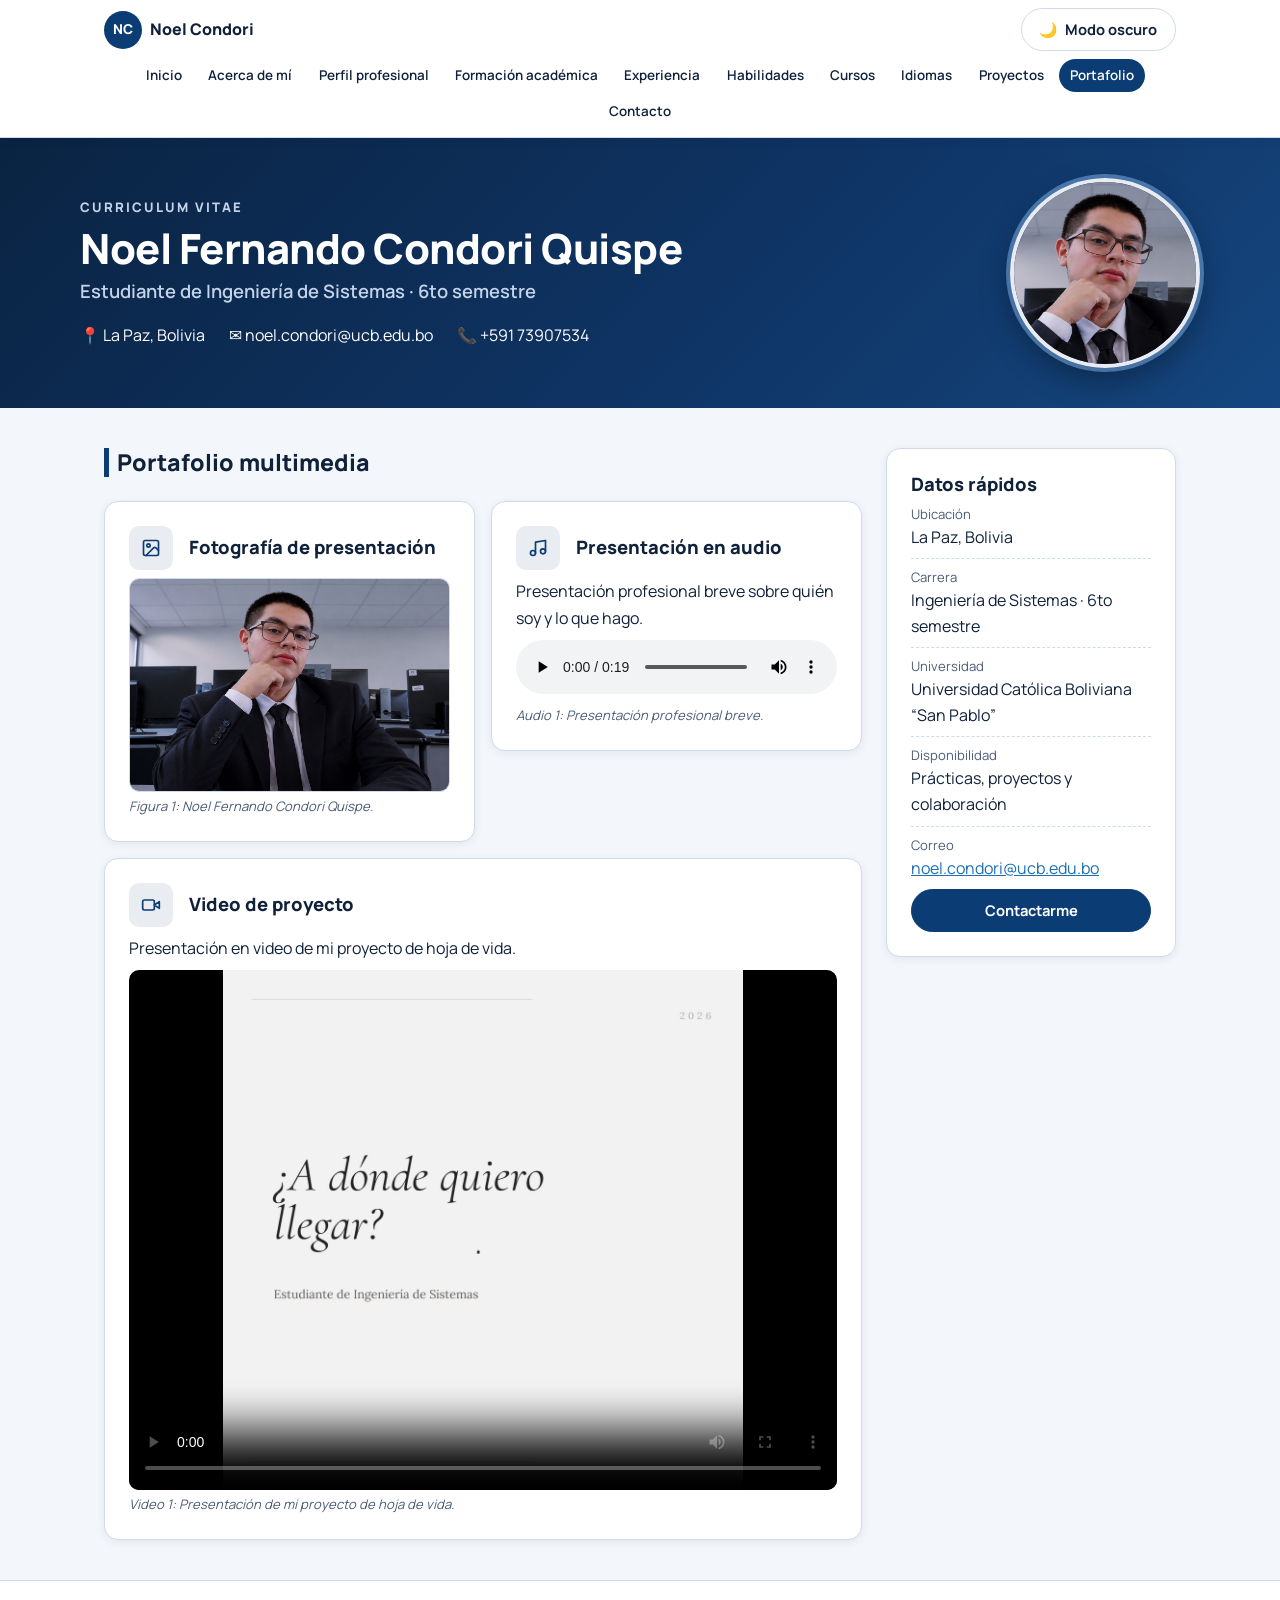
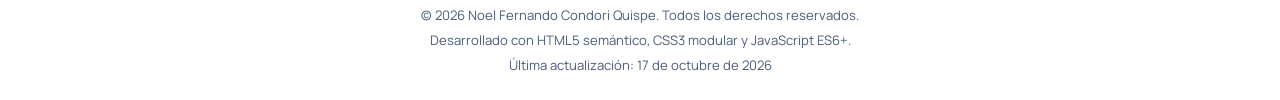
<file: portafolio.html>
<!DOCTYPE html>
<html lang="es" data-theme="light">
<head>
    <meta charset="UTF-8">
    <meta name="viewport" content="width=device-width, initial-scale=1.0">
    <meta name="description" content="Portafolio multimedia de Noel Fernando Condori Quispe: fotografía, audio y video.">
    <meta name="keywords" content="Noel Condori, Ingeniería de Sistemas, Programación, La Paz, Bolivia, HTML5, CSS3, JavaScript, Hoja de Vida">
    <meta name="author" content="Noel Fernando Condori Quispe">
    <meta name="theme-color" content="#0b3c74">
    <title>Portafolio | Noel Fernando Condori Quispe</title>

    <!-- Hoja de estilos principal: importa tokens, base, layout y componentes -->
    <link rel="stylesheet" href="css/styles.css">

    <!-- JavaScript modular ES6+ (los módulos se cargan diferidos automáticamente) -->
    <script type="module" src="jss/main.js"></script>
</head>

<body>
    <!-- Enlace de salto para teclado y lectores de pantalla -->
    <a href="#contenido" class="skip-link">Saltar al contenido principal</a>

    <!-- CABECERA: marca, botón de tema, menú hamburguesa y navegación -->
    <header class="site-header">
        <div class="header-bar">
            <a href="index.html" class="brand" aria-label="Ir al inicio de la hoja de vida de Noel Fernando Condori Quispe">
                <span class="brand-mark" aria-hidden="true">NC</span>
                <span class="brand-name">Noel Condori</span>
            </a>

            <div class="header-actions">
                <button id="theme-toggle" class="btn" type="button" aria-label="Cambiar a modo oscuro" aria-pressed="false">
                    <span class="theme-icon" aria-hidden="true">🌙</span>
                    <span class="theme-label">Modo oscuro</span>
                </button>

                <button id="menu-toggle" class="menu-toggle" type="button" aria-label="Abrir menú de navegación" aria-expanded="false" aria-controls="main-nav">
                    <span class="menu-toggle-bar" aria-hidden="true"></span>
                    <span class="menu-toggle-bar" aria-hidden="true"></span>
                    <span class="menu-toggle-bar" aria-hidden="true"></span>
                </button>
            </div>
        </div>

        <nav id="main-nav" class="main-nav" aria-label="Navegación principal">
            <ul>
                <li><a href="index.html">Inicio</a></li>
                <li><a href="acerca_de_mi.html">Acerca de mí</a></li>
                <li><a href="perfil_profesional.html">Perfil profesional</a></li>
                <li><a href="formacion_academica.html">Formación académica</a></li>
                <li><a href="experiencia_profesional.html">Experiencia</a></li>
                <li><a href="habilidades.html">Habilidades</a></li>
                <li><a href="cursos.html">Cursos</a></li>
                <li><a href="idiomas.html">Idiomas</a></li>
                <li><a href="proyectos.html">Proyectos</a></li>
                <li><a href="portafolio.html" class="active" aria-current="page">Portafolio</a></li>
                <li><a href="formulario.html">Contacto</a></li>
            </ul>
        </nav>
    </header>

    <!-- CONTENIDO PRINCIPAL -->
    <main id="contenido">
        <!-- Presentación: datos a la izquierda y foto redonda a la derecha -->
        <section class="hero" aria-labelledby="perfil-nombre">
            <header>
                <p class="doc-subtitle">Curriculum Vitae</p>
                <h1 id="perfil-nombre" class="profile-name">Noel Fernando Condori Quispe</h1>
                <p class="job-title">Estudiante de Ingeniería de Sistemas · 6to semestre</p>
                <address class="contact-info">
                    <ul class="contact-list">
                        <li><span aria-hidden="true">📍</span> La Paz, Bolivia</li>
                        <li><span aria-hidden="true">✉️</span> <a href="mailto:noel.condori@ucb.edu.bo">noel.condori@ucb.edu.bo</a></li>
                        <li><span aria-hidden="true">📞</span> <a href="tel:+59173907534">+591 73907534</a></li>
                    </ul>
                </address>
            </header>

            <img src="assets/images/foto1.jpg" alt="Fotografía de Noel Fernando Condori Quispe" class="profile-img" width="190" height="190">

        </section>

        <div class="page-layout">
            <section id="portafolio" class="page-section" aria-labelledby="portafolio-titulo">
                <h2 id="portafolio-titulo" class="section-title">Portafolio multimedia</h2>
                <ul class="portfolio-grid">
                    <li>
                        <article class="card media-card">
                            <header><span class="icon-box" aria-hidden="true"><svg xmlns="http://www.w3.org/2000/svg" width="20" height="20" viewBox="0 0 24 24" fill="none" stroke="currentColor" stroke-width="2" stroke-linecap="round" stroke-linejoin="round" aria-hidden="true" focusable="false"><rect width="18" height="18" x="3" y="3" rx="2" ry="2"/><circle cx="9" cy="9" r="2"/><path d="m21 15-3.09-3.09a2 2 0 0 0-2.82 0L6 21"/></svg></span><h3>Fotografía de presentación</h3></header>
                            <figure>
                                <img src="assets/images/imagenproyecto.jpg" alt="Fotografía profesional de Noel Fernando Condori Quispe en un laboratorio de computación" loading="lazy" class="media-photo" width="1200" height="800">
                                <figcaption>Figura 1: Noel Fernando Condori Quispe.</figcaption>
                            </figure>
                        </article>
                    </li>
                    <li>
                        <article class="card media-card">
                            <header><span class="icon-box" aria-hidden="true"><svg xmlns="http://www.w3.org/2000/svg" width="20" height="20" viewBox="0 0 24 24" fill="none" stroke="currentColor" stroke-width="2" stroke-linecap="round" stroke-linejoin="round" aria-hidden="true" focusable="false"><path d="M9 18V5l12-2v13"/><circle cx="6" cy="18" r="3"/><circle cx="18" cy="16" r="3"/></svg></span><h3>Presentación en audio</h3></header>
                            <p class="card-text">Presentación profesional breve sobre quién soy y lo que hago.</p>
                            <figure>
                                <audio controls preload="metadata" aria-label="Presentación profesional en audio">
                                    <source src="assets/audios/audioproyecto.mp3" type="audio/mpeg">
                                    <source src="assets/audios/audioproyecto.aac" type="audio/aac">
                                    Tu navegador no soporta audio HTML5.
                                </audio>
                                <figcaption>Audio 1: Presentación profesional breve.</figcaption>
                            </figure>
                        </article>
                    </li>
                    <li class="full-width-media">
                        <article class="card media-card">
                            <header><span class="icon-box" aria-hidden="true"><svg xmlns="http://www.w3.org/2000/svg" width="20" height="20" viewBox="0 0 24 24" fill="none" stroke="currentColor" stroke-width="2" stroke-linecap="round" stroke-linejoin="round" aria-hidden="true" focusable="false"><path d="m22 8-6 4 6 4V8Z"/><rect width="14" height="12" x="2" y="6" rx="2" ry="2"/></svg></span><h3>Video de proyecto</h3></header>
                            <p class="card-text">Presentación en video de mi proyecto de hoja de vida.</p>
                            <figure>
                                <p class="video-wrapper">
                                    <video controls playsinline preload="metadata" poster="assets/images/poster-video.jpg" aria-label="Video de presentación de mi proyecto">
                                        <source src="assets/videos/videoproyecto.mp4" type="video/mp4">
                                        Tu navegador no admite video HTML5.
                                    </video>
                                </p>
                                <figcaption>Video 1: Presentación de mi proyecto de hoja de vida.</figcaption>
                            </figure>
                        </article>
                    </li>
                </ul>
            </section>

            <aside class="page-aside" aria-label="Datos rápidos de Noel Fernando Condori Quispe">
                <section class="card aside-card" aria-labelledby="aside-title">
                    <h2 id="aside-title">Datos rápidos</h2>
                    <ul class="aside-list">
                        <li><span>Ubicación</span>La Paz, Bolivia</li>
                        <li><span>Carrera</span>Ingeniería de Sistemas · 6to semestre</li>
                        <li><span>Universidad</span>Universidad Católica Boliviana “San Pablo”</li>
                        <li><span>Disponibilidad</span>Prácticas, proyectos y colaboración</li>
                        <li><span>Correo</span><a href="mailto:noel.condori@ucb.edu.bo">noel.condori@ucb.edu.bo</a></li>
                    </ul>
                    <a href="formulario.html" class="btn btn-primary">Contactarme</a>
                </section>
            </aside>
        </div>
    </main>

    <!-- PIE DE PÁGINA -->
    <footer class="site-footer">
        <p>&copy; <span id="current-year">2026</span> Noel Fernando Condori Quispe. Todos los derechos reservados.</p>
        <p>Desarrollado con HTML5 semántico, CSS3 modular y JavaScript ES6+.</p>
        <p>Última actualización: <time datetime="2026-10-17">17 de octubre de 2026</time></p>
    </footer>

</body>
</html>
</file>
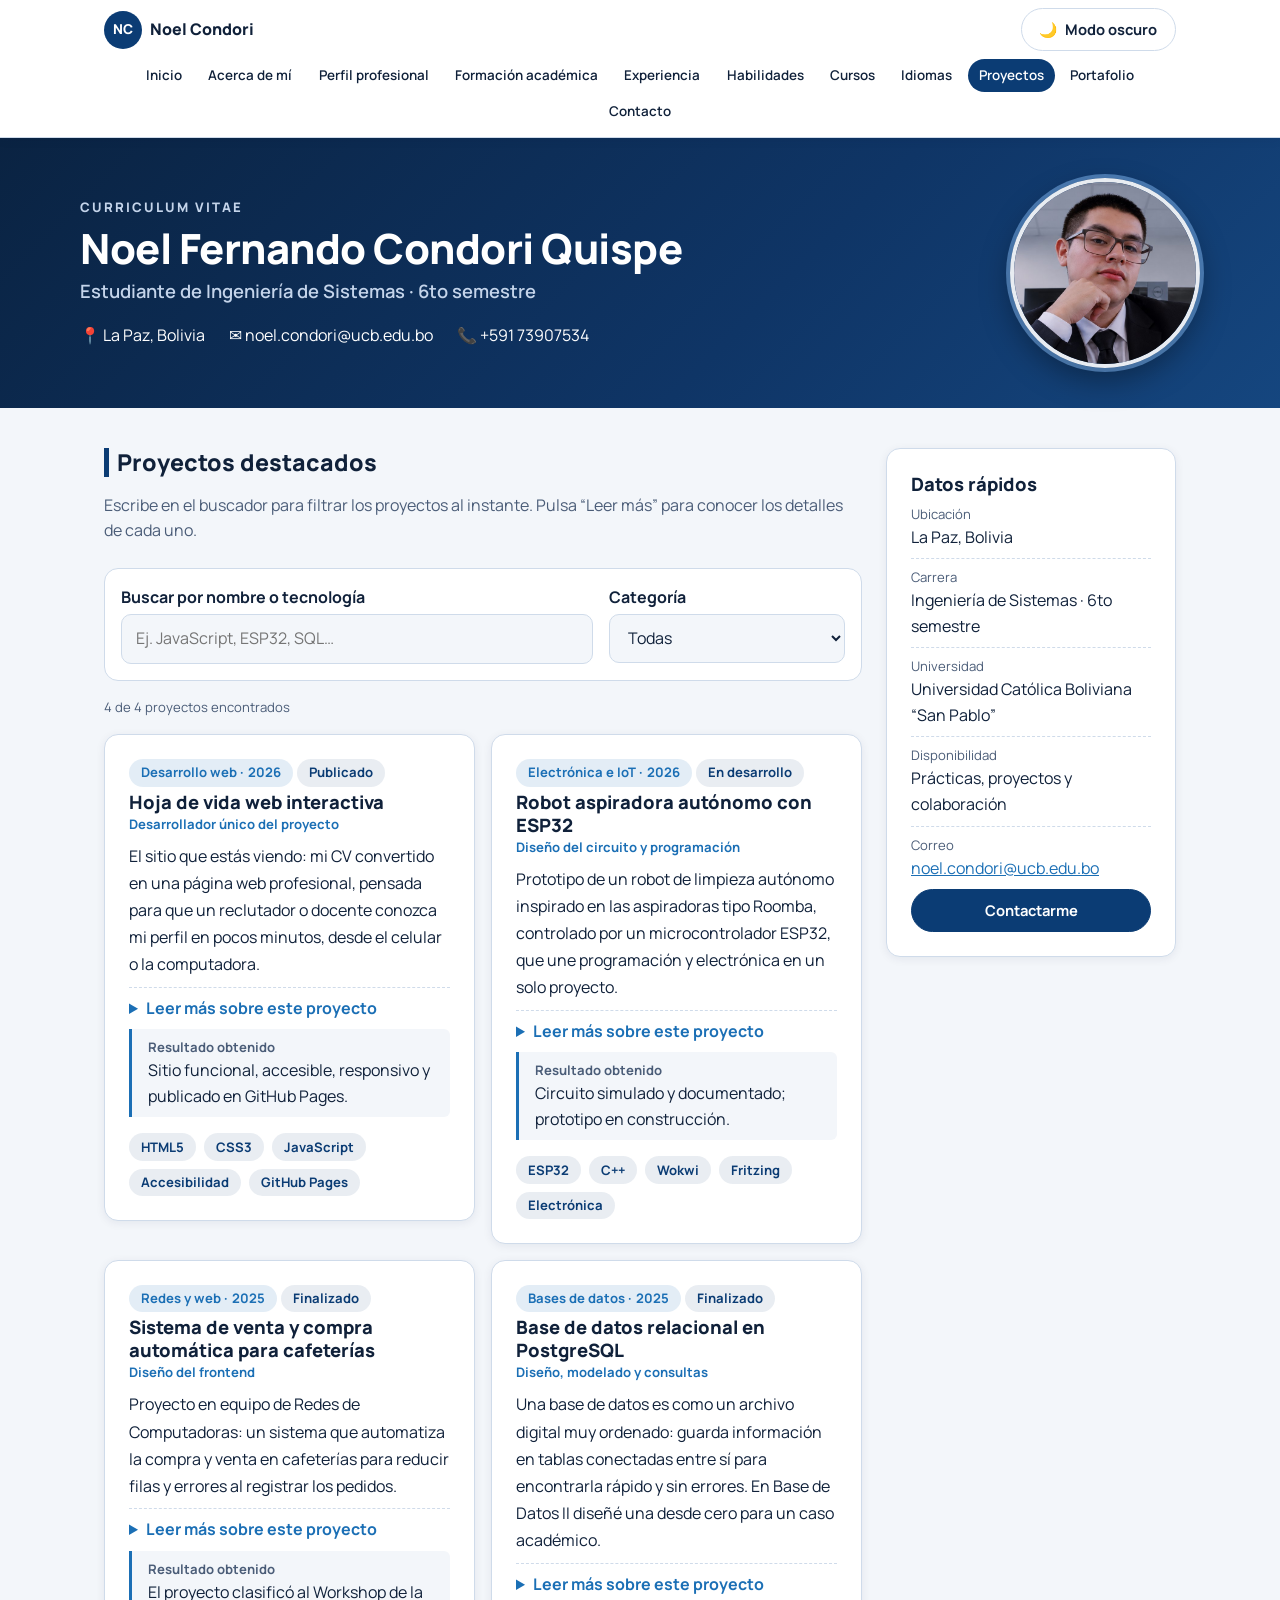
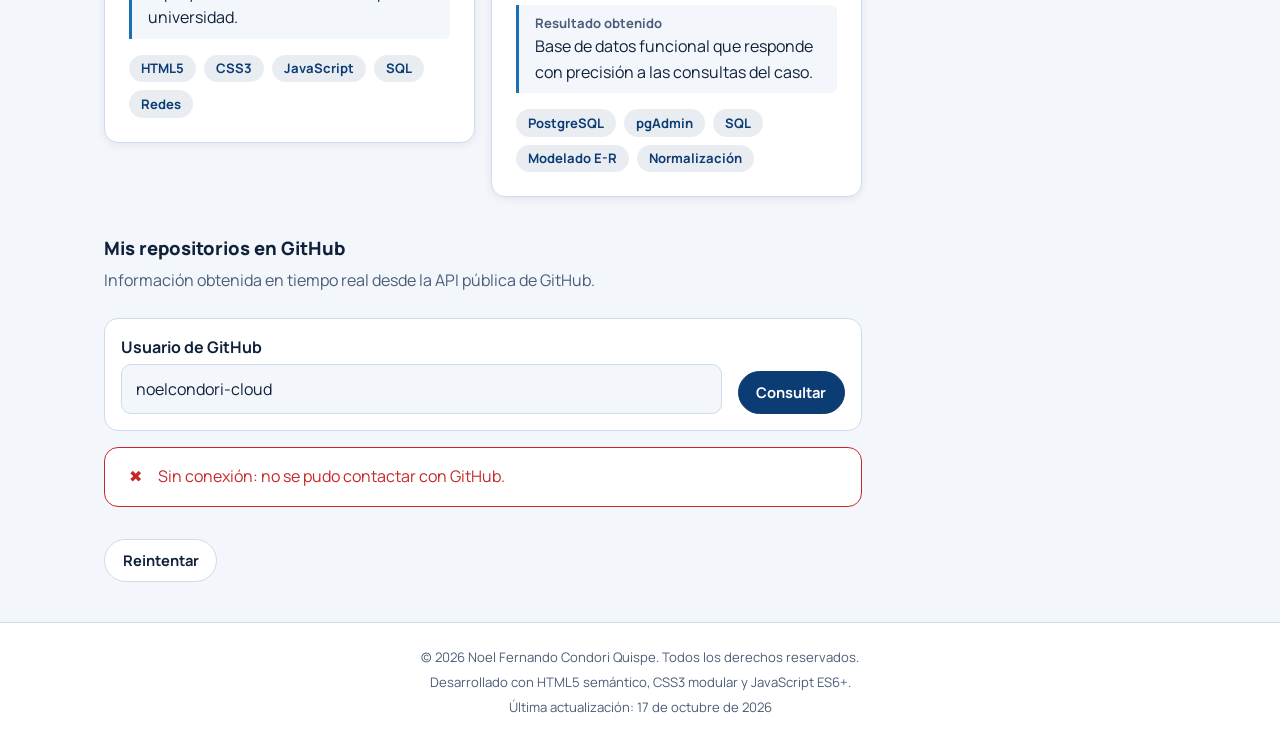
<file: proyectos.html>
<!DOCTYPE html>
<html lang="es" data-theme="light">
<head>
    <meta charset="UTF-8">
    <meta name="viewport" content="width=device-width, initial-scale=1.0">
    <meta name="description" content="Proyectos destacados de Noel Fernando Condori Quispe y sus repositorios públicos en GitHub.">
    <meta name="keywords" content="Noel Condori, Ingeniería de Sistemas, Programación, La Paz, Bolivia, HTML5, CSS3, JavaScript, Hoja de Vida">
    <meta name="author" content="Noel Fernando Condori Quispe">
    <meta name="theme-color" content="#0b3c74">
    <title>Proyectos | Noel Fernando Condori Quispe</title>

    <!-- Hoja de estilos principal: importa tokens, base, layout y componentes -->
    <link rel="stylesheet" href="css/styles.css">

    <!-- JavaScript modular ES6+ (los módulos se cargan diferidos automáticamente) -->
    <script type="module" src="jss/main.js"></script>
</head>

<body>
    <!-- Enlace de salto para teclado y lectores de pantalla -->
    <a href="#contenido" class="skip-link">Saltar al contenido principal</a>

    <!-- CABECERA: marca, botón de tema, menú hamburguesa y navegación -->
    <header class="site-header">
        <div class="header-bar">
            <a href="index.html" class="brand" aria-label="Ir al inicio de la hoja de vida de Noel Fernando Condori Quispe">
                <span class="brand-mark" aria-hidden="true">NC</span>
                <span class="brand-name">Noel Condori</span>
            </a>

            <div class="header-actions">
                <button id="theme-toggle" class="btn" type="button" aria-label="Cambiar a modo oscuro" aria-pressed="false">
                    <span class="theme-icon" aria-hidden="true">🌙</span>
                    <span class="theme-label">Modo oscuro</span>
                </button>

                <button id="menu-toggle" class="menu-toggle" type="button" aria-label="Abrir menú de navegación" aria-expanded="false" aria-controls="main-nav">
                    <span class="menu-toggle-bar" aria-hidden="true"></span>
                    <span class="menu-toggle-bar" aria-hidden="true"></span>
                    <span class="menu-toggle-bar" aria-hidden="true"></span>
                </button>
            </div>
        </div>

        <nav id="main-nav" class="main-nav" aria-label="Navegación principal">
            <ul>
                <li><a href="index.html">Inicio</a></li>
                <li><a href="acerca_de_mi.html">Acerca de mí</a></li>
                <li><a href="perfil_profesional.html">Perfil profesional</a></li>
                <li><a href="formacion_academica.html">Formación académica</a></li>
                <li><a href="experiencia_profesional.html">Experiencia</a></li>
                <li><a href="habilidades.html">Habilidades</a></li>
                <li><a href="cursos.html">Cursos</a></li>
                <li><a href="idiomas.html">Idiomas</a></li>
                <li><a href="proyectos.html" class="active" aria-current="page">Proyectos</a></li>
                <li><a href="portafolio.html">Portafolio</a></li>
                <li><a href="formulario.html">Contacto</a></li>
            </ul>
        </nav>
    </header>

    <!-- CONTENIDO PRINCIPAL -->
    <main id="contenido">
        <!-- Presentación: datos a la izquierda y foto redonda a la derecha -->
        <section class="hero" aria-labelledby="perfil-nombre">
            <header>
                <p class="doc-subtitle">Curriculum Vitae</p>
                <h1 id="perfil-nombre" class="profile-name">Noel Fernando Condori Quispe</h1>
                <p class="job-title">Estudiante de Ingeniería de Sistemas · 6to semestre</p>
                <address class="contact-info">
                    <ul class="contact-list">
                        <li><span aria-hidden="true">📍</span> La Paz, Bolivia</li>
                        <li><span aria-hidden="true">✉️</span> <a href="mailto:noel.condori@ucb.edu.bo">noel.condori@ucb.edu.bo</a></li>
                        <li><span aria-hidden="true">📞</span> <a href="tel:+59173907534">+591 73907534</a></li>
                    </ul>
                </address>
            </header>

            <img src="assets/images/foto1.jpg" alt="Fotografía de Noel Fernando Condori Quispe" class="profile-img" width="190" height="190">

        </section>

        <div class="page-layout">
            <section id="proyectos" class="page-section" aria-labelledby="proyectos-titulo">
                <h2 id="proyectos-titulo" class="section-title">Proyectos destacados</h2>
                <p class="section-description">Escribe en el buscador para filtrar los proyectos al instante. Pulsa “Leer más” para conocer los detalles de cada uno.</p>
                <search>
                    <form class="filter-bar" role="search" aria-label="Filtrar proyectos">
                        <p class="form-group">
                            <label for="project-search">Buscar por nombre o tecnología</label>
                            <input type="search" id="project-search" class="form-control" placeholder="Ej. JavaScript, ESP32, SQL…" autocomplete="off" aria-describedby="projects-count">
                        </p>
                        <p class="form-group">
                            <label for="project-category">Categoría</label>
                            <select id="project-category" class="form-control">
                                <option value="todos">Todas</option>
                                <option value="web">Desarrollo web</option>
                                <option value="redes">Redes y web</option>
                                <option value="iot">Electrónica e IoT</option>
                                <option value="bd">Bases de datos</option>
                            </select>
                        </p>
                    </form>
                </search>

                <p id="projects-count" class="results-count" role="status" aria-live="polite"></p>
                <section id="projects-list" class="projects-grid" aria-label="Resultados de la búsqueda de proyectos">
                    <noscript><p class="empty-state">Activa JavaScript para ver y filtrar los proyectos.</p></noscript>
                </section>

                <section id="github-repos" aria-labelledby="github-title" aria-busy="false">
                    <h3 id="github-title" class="subsection-title">Mis repositorios en GitHub</h3>
                    <p class="section-description">Información obtenida en tiempo real desde la API pública de GitHub.</p>
                    <search>
                        <form id="github-form" class="filter-bar github-form" aria-label="Consultar repositorios de GitHub">
                            <p class="form-group">
                                <label for="github-user">Usuario de GitHub</label>
                                <input type="text" id="github-user" name="githubUser" class="form-control" placeholder="Ej. octocat" autocomplete="off" spellcheck="false" maxlength="39" required aria-describedby="github-status">
                            </p>
                            <button type="submit" class="btn btn-primary">Consultar</button>
                        </form>
                    </search>
                    <p id="github-status" class="status-box" role="status" aria-live="polite" data-state="idle">Escribe un usuario de GitHub y pulsa “Consultar”.</p>
                    <p id="github-profile" class="github-profile"></p>
                    <section id="github-list" class="repo-grid" aria-label="Lista de repositorios"></section>
                    <button type="button" id="github-retry" class="btn" hidden>Reintentar</button>
                </section>
            </section>

            <aside class="page-aside" aria-label="Datos rápidos de Noel Fernando Condori Quispe">
                <section class="card aside-card" aria-labelledby="aside-title">
                    <h2 id="aside-title">Datos rápidos</h2>
                    <ul class="aside-list">
                        <li><span>Ubicación</span>La Paz, Bolivia</li>
                        <li><span>Carrera</span>Ingeniería de Sistemas · 6to semestre</li>
                        <li><span>Universidad</span>Universidad Católica Boliviana “San Pablo”</li>
                        <li><span>Disponibilidad</span>Prácticas, proyectos y colaboración</li>
                        <li><span>Correo</span><a href="mailto:noel.condori@ucb.edu.bo">noel.condori@ucb.edu.bo</a></li>
                    </ul>
                    <a href="formulario.html" class="btn btn-primary">Contactarme</a>
                </section>
            </aside>
        </div>
    </main>

    <!-- PIE DE PÁGINA -->
    <footer class="site-footer">
        <p>&copy; <span id="current-year">2026</span> Noel Fernando Condori Quispe. Todos los derechos reservados.</p>
        <p>Desarrollado con HTML5 semántico, CSS3 modular y JavaScript ES6+.</p>
        <p>Última actualización: <time datetime="2026-10-17">17 de octubre de 2026</time></p>
    </footer>

</body>
</html>
</file>
<file: css/styles.css>
/* ==========================================================================
   STYLES.CSS - Punto de entrada único de estilos
   Orden: tokens -> reset/base -> layout (mobile-first) -> componentes
   ========================================================================== */
@import url('https://fonts.googleapis.com/css2?family=Manrope:wght@400;500;600;700;800&display=swap');
@import url('variables.css');
@import url('base.css');
@import url('layout.css');
@import url('components.css');
</file>
